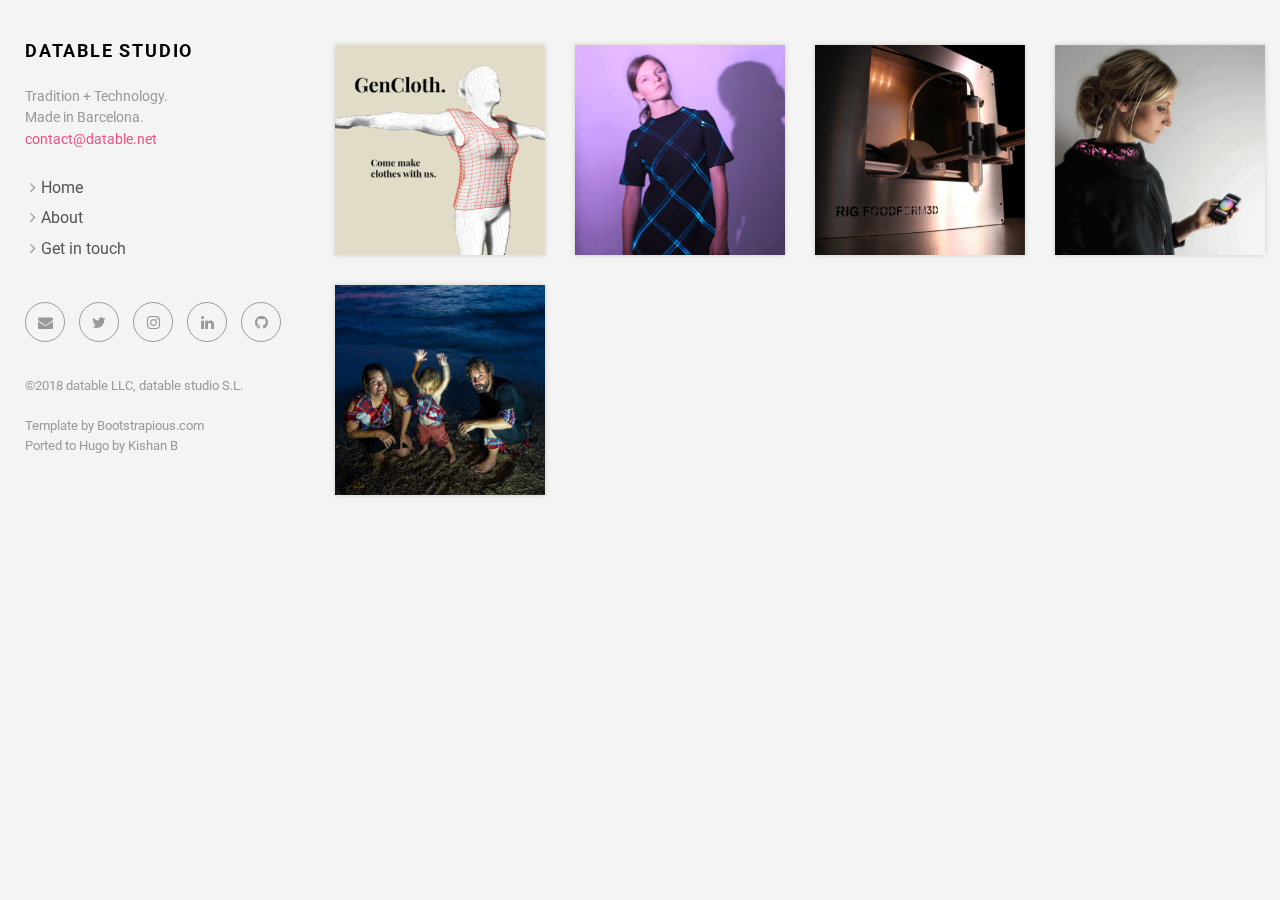
<file: index.html>
<!DOCTYPE html>
<html lang="en-us">
<head>
	<meta name="generator" content="Hugo 0.49" /><meta charset="utf-8">
<meta http-equiv="X-UA-Compatible" content="IE=edge">
<title>datable studio</title>
<meta name="description" content="Describe your website">
<meta name="viewport" content="width=device-width, initial-scale=1">
<meta name="robots" content="all,follow">
<meta name="googlebot" content="index,follow,snippet,archive">
<link rel="stylesheet" href="https://datablestudio.github.io/css/bootstrap.min.css">
<link rel="stylesheet" href="//fonts.googleapis.com/css?family=Roboto:400,300,700,400italic">
<link rel="stylesheet" href="https://datablestudio.github.io/css/font-awesome.min.css">
<link rel="stylesheet" href="https://datablestudio.github.io/css/owl.carousel.css">
<link rel="stylesheet" href="https://datablestudio.github.io/css/owl.theme.css">


  <link href="https://datablestudio.github.io/css/style.default.css" rel="stylesheet" id="theme-stylesheet">

 

  
    <!--[if lt IE 9]>
        <script src="https://oss.maxcdn.com/html5shiv/3.7.2/html5shiv.min.js"></script>
        <script src="https://oss.maxcdn.com/respond/1.4.2/respond.min.js"></script>
    <![endif]-->
  


<link href="https://datablestudio.github.io/css/custom.css" rel="stylesheet">
<link rel="shortcut icon" href="https://datablestudio.github.io/img/favicon.ico">

  <link href="https://datablestudio.github.io/index.xml" rel="alternate" type="application/rss+xml" title="datable studio" />
  <link href="https://datablestudio.github.io/index.xml" rel="feed" type="application/rss+xml" title="datable studio" />


<script type="application/javascript">
var doNotTrack = false;
if (!doNotTrack) {
	window.ga=window.ga||function(){(ga.q=ga.q||[]).push(arguments)};ga.l=+new Date;
	ga('create', 'UA-35839414-2', 'auto');
	
	ga('send', 'pageview');
}
</script>
<script async src='https://www.google-analytics.com/analytics.js'></script>

</head>
<body>
  <div id="all">
      <div class="container-fluid">
          <div class="row row-offcanvas row-offcanvas-left">
              <div id="sidebar" class="col-xs-6 col-sm-4 col-md-3 sidebar-offcanvas">
  <div class="sidebar-content">
    <h1 class="sidebar-heading"><a href="https://datablestudio.github.io/">datable studio</a></h1>
    <p class="sidebar-p">
      Tradition + Technology.
<br/>
Made in Barcelona.
<br/>
<a href="mailto:contact@datable.net">contact@datable.net</a>

      </p>
    <ul class="sidebar-menu">
      
      
      
      <li><a href="https://datablestudio.github.io/">Home</a></li>
      

      
      
      <li><a href="https://datablestudio.github.io/about/">About</a></li>
      

      
      
      <li><a href="https://datablestudio.github.io/contact/">Get in touch</a></li>
      

      
    </ul>
    <p class="social">
  
  <a href="mailto:contact@datable.net" data-animate-hover="pulse" class="email">
    <i class="fa fa-envelope"></i>
  </a>
  
  
  
  
  <a href="https://twitter.com/data_able" data-animate-hover="pulse" class="external twitter">
    <i class="fa fa-twitter"></i>
  </a>
  
  
  <a href="https://www.instagram.com/data_able/" title="" class="external instagram">
    <i class="fa fa-instagram"></i>
  </a>
  
  
  <a href="https://www.linkedin.com/company/datable-llc/" data-animate-hover="pulse" class="external">
    <i class="fa fa-linkedin"></i>
  </a>
  
  
  
  <a href="https://github.com/datablestudio" data-animate-hover="pulse" class="external">
    <i class="fa fa-github"></i>
  </a>
  
  
</p>

    <div class="copyright">
      <p class="credit">
        
          &copy;2018 datable LLC, datable studio S.L.
        
        <br/>
        <br/>
        Template by <a href="https://bootstrapious.com/free-templates" class="external">Bootstrapious.com</a>

<br/>
Ported to Hugo by <a href="https://github.com/kishaningithub">Kishan B</a>

      </p>
    </div>
  </div>
</div>

              
  <div class="col-xs-12 col-sm-8 col-md-9 content-column">
    <div class="small-navbar visible-xs">
  <button type="button" data-toggle="offcanvas" class="btn btn-ghost pull-left"> <i class="fa fa-align-left"> </i></button>
  <h1 class="small-navbar-heading"><a href="https://datablestudio.github.io/">datable studio</a></h1>
</div>

    <div class="grid">
        <div class="row">
        
            
                <div class="col-xs-12 col-sm-6 col-md-4 col-lg-3 masonry-item">
                    <div class="box-masonry">
                        
                            
                            <a href="https://datablestudio.github.io/portfolio/gencloth/" title="" class="box-masonry-image with-hover-overlay">
                            
                                <img src="https://datablestudio.github.io/img/portfolio/site_dt.png" alt="" class="img-responsive">
                            </a>
                        
                        
                        <div class="box-masonry-hover-text-header">
                        
                            <h4><a href="https://datablestudio.github.io/portfolio/gencloth/">Gencloth</a></h4>
                            <div class="box-masonry-description">
                                <p>
                                    
                                    GenCloth is a 3D toolkit and data set archive for generative garment design. The ambition of the project is to empower local fashion designers with 3D software toolkits for rapid client customization in order to grow local talent, local economies, and local demand for bespoke clothing. This project began as an idea in 2013 after 3d scanning the bodies of 150 people in Barcelona and discovering the wonderful and rich diversity in each of those bodies.
                                    
                                </p>
                            </div>
                        </div>
                    </div>
                </div>
            
                <div class="col-xs-12 col-sm-6 col-md-4 col-lg-3 masonry-item">
                    <div class="box-masonry">
                        
                            
                            <a href="https://datablestudio.github.io/portfolio/programmable-plaid/" title="" class="box-masonry-image with-hover-overlay">
                            
                                <img src="https://datablestudio.github.io/img/portfolio/site_programmable-plaid.png" alt="" class="img-responsive">
                            </a>
                        
                        
                        <div class="box-masonry-hover-text-header">
                        
                            <h4><a href="https://datablestudio.github.io/portfolio/programmable-plaid/">Programmable Plaid – The Search For Seamless Integration In Fashion And Technology</a></h4>
                            <div class="box-masonry-description">
                                <p>
                                    
                                    The work presented celebrates traditional tartan patterns and their design parameters, as well as the numerous technological achievements in woven textiles. Programmable Plaid is a woven textile (as applied in the garment presented) with the capability to illuminate threads in both warp and weft directions. The project investigates the creation of garments for day-to-day use, which is a use-case probably never considered when developing off-the-shelf electronic components. In developing a new tartan pattern and fabrication technique, we respond to the lack of purpose-made electronic components by choosing to evolve tradition into technology.
                                    
                                </p>
                            </div>
                        </div>
                    </div>
                </div>
            
                <div class="col-xs-12 col-sm-6 col-md-4 col-lg-3 masonry-item">
                    <div class="box-masonry">
                        
                            
                            <a href="https://datablestudio.github.io/portfolio/robots-in-gastronomy/" title="" class="box-masonry-image with-hover-overlay">
                            
                                <img src="https://datablestudio.github.io/img/portfolio/site_rig.png" alt="" class="img-responsive">
                            </a>
                        
                        
                        <div class="box-masonry-hover-text-header">
                        
                            <h4><a href="https://datablestudio.github.io/portfolio/robots-in-gastronomy/">Robots in Gastronomy</a></h4>
                            <div class="box-masonry-description">
                                <p>
                                    
                                    More info coming soon.
                                    
                                </p>
                            </div>
                        </div>
                    </div>
                </div>
            
                <div class="col-xs-12 col-sm-6 col-md-4 col-lg-3 masonry-item">
                    <div class="box-masonry">
                        
                            
                            <a href="https://datablestudio.github.io/portfolio/lume/" title="" class="box-masonry-image with-hover-overlay">
                            
                                <img src="https://datablestudio.github.io/img/portfolio/site_lume.png" alt="" class="img-responsive">
                            </a>
                        
                        
                        <div class="box-masonry-hover-text-header">
                        
                            <h4><a href="https://datablestudio.github.io/portfolio/lume/">Lüme</a></h4>
                            <div class="box-masonry-description">
                                <p>
                                    
                                    Lüme is an electronically infused clothing collection which integrates dynamic, user customizable elements driven wirelessly from a common mobile phone. The design and engineering of the collection is focused on the integration of electronics in such a way that they could be easily removed or embedded when desired, thus creating pieces that are easy to wash and care for. The initial objective for the collection was to create a series of garments that could adapt to the users daily life, changing in color depending on the event, location, mood, or even just to match another garment or accessory.
                                    
                                </p>
                            </div>
                        </div>
                    </div>
                </div>
            
                <div class="col-xs-12 col-sm-6 col-md-4 col-lg-3 masonry-item">
                    <div class="box-masonry">
                        
                            
                            <a href="https://datablestudio.github.io/portfolio/tribenet/" title="" class="box-masonry-image with-hover-overlay">
                            
                                <img src="https://datablestudio.github.io/img/portfolio/site_tribenet.png" alt="" class="img-responsive">
                            </a>
                        
                        
                        <div class="box-masonry-hover-text-header">
                        
                            <h4><a href="https://datablestudio.github.io/portfolio/tribenet/">Tribenet</a></h4>
                            <div class="box-masonry-description">
                                <p>
                                    
                                    More info coming soon.
                                    
                                </p>
                            </div>
                        </div>
                    </div>
                </div>
            
        
        </div>
    </div>
</div>


          </div>
      </div>
  </div>
  <script src="https://datablestudio.github.io/js/jquery.min.js"></script>
<script src="https://datablestudio.github.io/js/bootstrap.min.js"></script>
<script src="https://datablestudio.github.io/js/jquery.cookie.js"> </script>
<script src="https://datablestudio.github.io/js/ekko-lightbox.js"></script>
<script src="https://datablestudio.github.io/js/jquery.scrollTo.min.js"></script>
<script src="https://datablestudio.github.io/js/masonry.pkgd.min.js"></script>
<script src="https://datablestudio.github.io/js/imagesloaded.pkgd.min.js"></script>
<script src="https://datablestudio.github.io/js/owl.carousel.min.js"></script>
<script src="https://datablestudio.github.io/js/front.js"></script>

</body>
</html>
</file>
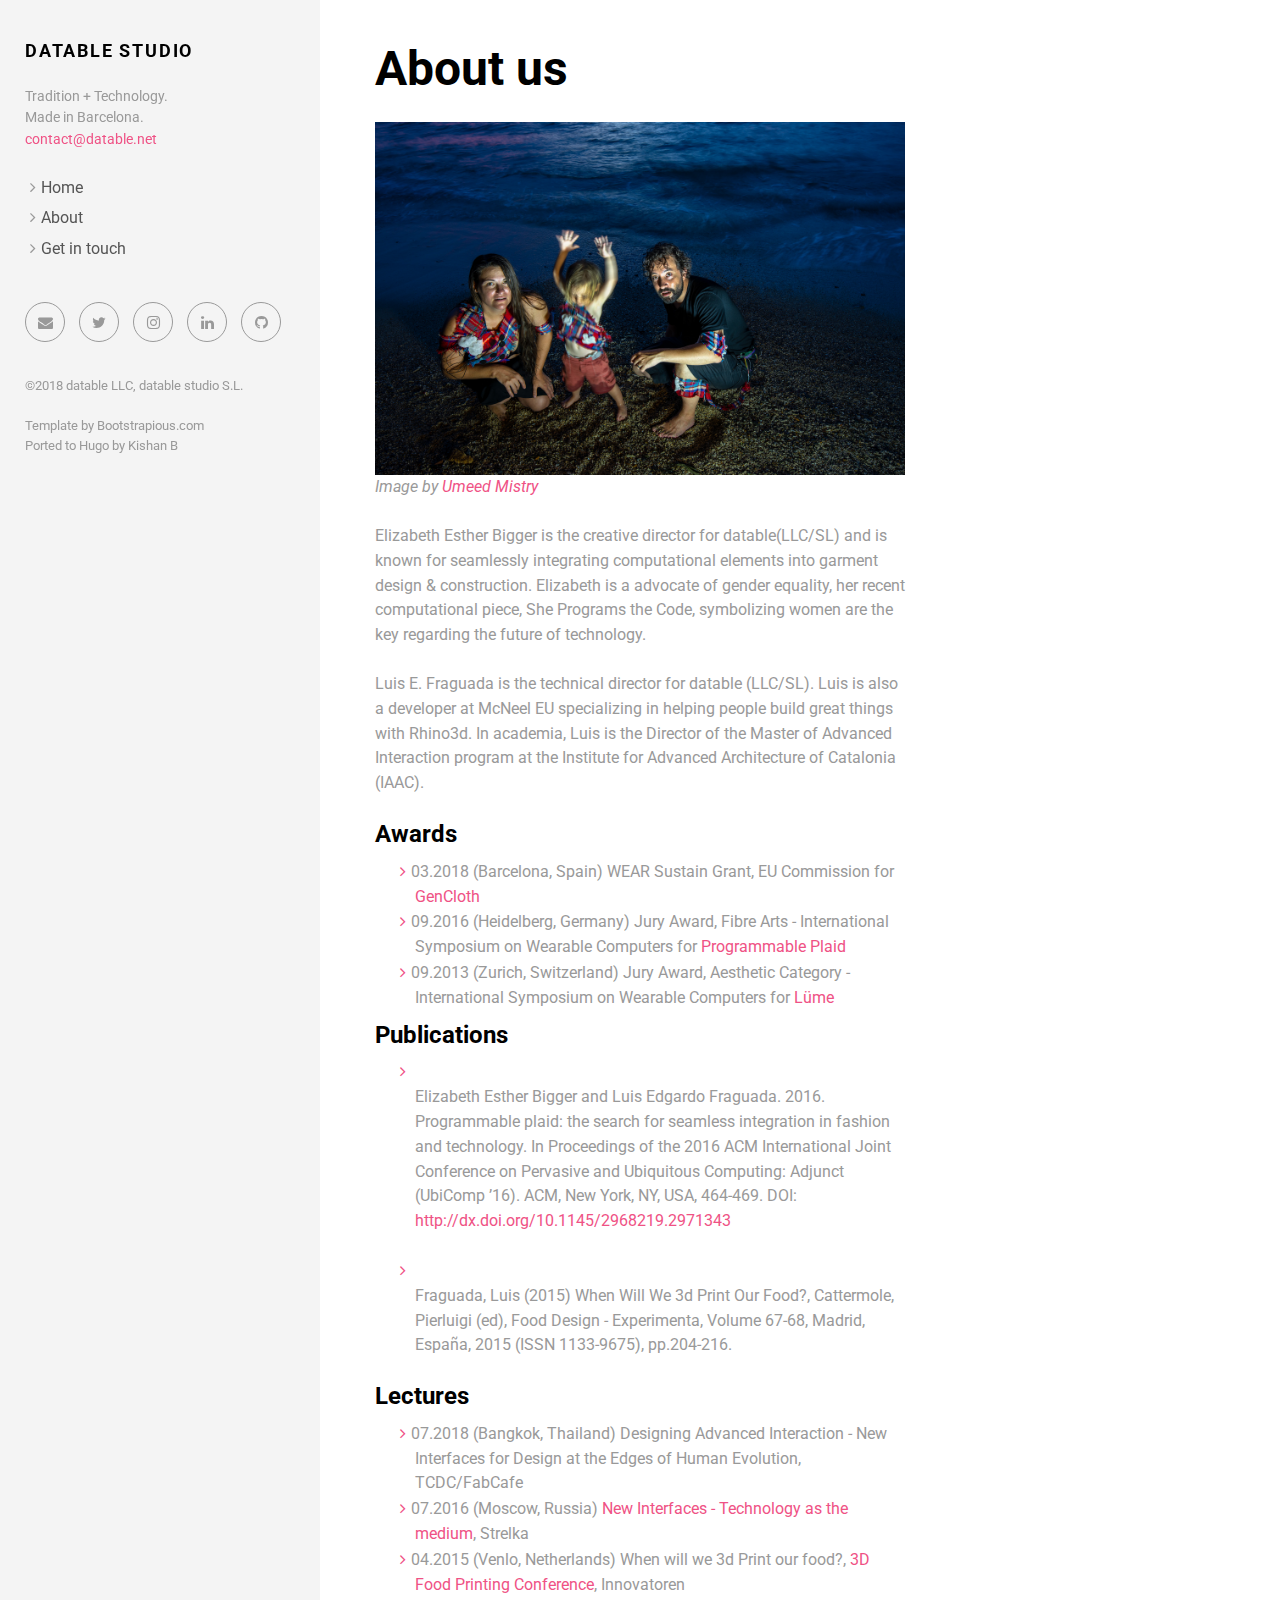
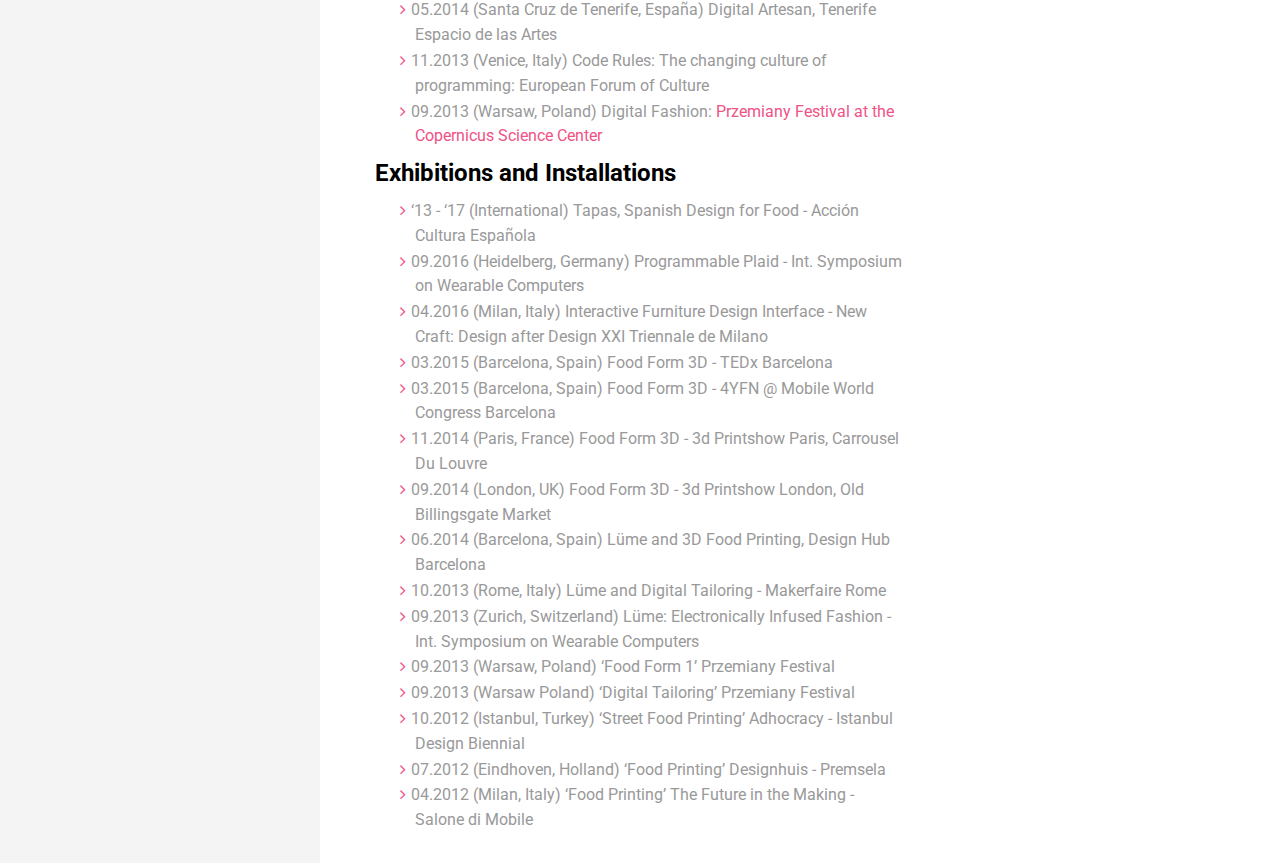
<file: about/index.html>
<!DOCTYPE html>
<html lang="en-us">
<head><meta charset="utf-8">
<meta http-equiv="X-UA-Compatible" content="IE=edge">
<title>About us</title>
<meta name="description" content="Describe your website">
<meta name="viewport" content="width=device-width, initial-scale=1">
<meta name="robots" content="all,follow">
<meta name="googlebot" content="index,follow,snippet,archive">
<link rel="stylesheet" href="https://datablestudio.github.io/css/bootstrap.min.css">
<link rel="stylesheet" href="//fonts.googleapis.com/css?family=Roboto:400,300,700,400italic">
<link rel="stylesheet" href="https://datablestudio.github.io/css/font-awesome.min.css">
<link rel="stylesheet" href="https://datablestudio.github.io/css/owl.carousel.css">
<link rel="stylesheet" href="https://datablestudio.github.io/css/owl.theme.css">


  <link href="https://datablestudio.github.io/css/style.default.css" rel="stylesheet" id="theme-stylesheet">

 

  
    <!--[if lt IE 9]>
        <script src="https://oss.maxcdn.com/html5shiv/3.7.2/html5shiv.min.js"></script>
        <script src="https://oss.maxcdn.com/respond/1.4.2/respond.min.js"></script>
    <![endif]-->
  


<link href="https://datablestudio.github.io/css/custom.css" rel="stylesheet">
<link rel="shortcut icon" href="https://datablestudio.github.io/img/favicon.ico">

  <link href="https://datablestudio.github.io/about/index.xml" rel="alternate" type="application/rss+xml" title="datable studio" />
  <link href="https://datablestudio.github.io/about/index.xml" rel="feed" type="application/rss+xml" title="datable studio" />


<script type="application/javascript">
var doNotTrack = false;
if (!doNotTrack) {
	window.ga=window.ga||function(){(ga.q=ga.q||[]).push(arguments)};ga.l=+new Date;
	ga('create', 'UA-35839414-2', 'auto');
	
	ga('send', 'pageview');
}
</script>
<script async src='https://www.google-analytics.com/analytics.js'></script>

</head>
<body>
  <div id="all">
      <div class="container-fluid">
          <div class="row row-offcanvas row-offcanvas-left">
              <div id="sidebar" class="col-xs-6 col-sm-4 col-md-3 sidebar-offcanvas">
  <div class="sidebar-content">
    <h1 class="sidebar-heading"><a href="https://datablestudio.github.io/">datable studio</a></h1>
    <p class="sidebar-p">
      Tradition + Technology.
<br/>
Made in Barcelona.
<br/>
<a href="mailto:contact@datable.net">contact@datable.net</a>

      </p>
    <ul class="sidebar-menu">
      
      
      
      <li><a href="https://datablestudio.github.io/">Home</a></li>
      

      
      
      <li><a href="https://datablestudio.github.io/about/">About</a></li>
      

      
      
      <li><a href="https://datablestudio.github.io/contact/">Get in touch</a></li>
      

      
    </ul>
    <p class="social">
  
  <a href="mailto:contact@datable.net" data-animate-hover="pulse" class="email">
    <i class="fa fa-envelope"></i>
  </a>
  
  
  
  
  <a href="https://twitter.com/data_able" data-animate-hover="pulse" class="external twitter">
    <i class="fa fa-twitter"></i>
  </a>
  
  
  <a href="https://www.instagram.com/data_able/" title="" class="external instagram">
    <i class="fa fa-instagram"></i>
  </a>
  
  
  <a href="https://www.linkedin.com/company/datable-llc/" data-animate-hover="pulse" class="external">
    <i class="fa fa-linkedin"></i>
  </a>
  
  
  
  <a href="https://github.com/datablestudio" data-animate-hover="pulse" class="external">
    <i class="fa fa-github"></i>
  </a>
  
  
</p>

    <div class="copyright">
      <p class="credit">
        
          &copy;2018 datable LLC, datable studio S.L.
        
        <br/>
        <br/>
        Template by <a href="https://bootstrapious.com/free-templates" class="external">Bootstrapious.com</a>

<br/>
Ported to Hugo by <a href="https://github.com/kishaningithub">Kishan B</a>

      </p>
    </div>
  </div>
</div>

              
<div class="col-xs-12 col-sm-8 col-md-9 content-column white-background">
  <div class="small-navbar visible-xs">
  <button type="button" data-toggle="offcanvas" class="btn btn-ghost pull-left"> <i class="fa fa-align-left"> </i></button>
  <h1 class="small-navbar-heading"><a href="https://datablestudio.github.io/">datable studio</a></h1>
</div>

  <div class="row">
    <div class="col-lg-8">
      <div class="content-column-content">
         <h1>About us</h1>
         

<p><img src="/img/site_about.jpg" alt="This is datable" />
<em>Image by <a href="https://umeedmistry.wordpress.com/">Umeed Mistry</a></em></p>

<p>Elizabeth Esther Bigger is the creative director for datable(LLC/SL) and is known for seamlessly integrating computational elements into garment design &amp; construction. Elizabeth is a advocate of gender equality, her recent computational piece, She Programs the Code, symbolizing women are the key regarding the future of technology.</p>

<p>Luis E. Fraguada is the technical director for datable (LLC/SL). Luis is also a developer at McNeel EU specializing in helping people build great things with Rhino3d. In academia, Luis is the Director of the Master of Advanced Interaction program at the Institute for Advanced Architecture of Catalonia (IAAC).</p>

<h4 id="awards">Awards</h4>

<ul>
<li>03.2018 (Barcelona, Spain) WEAR Sustain Grant, EU Commission for <a href="https://datablestudio.github.io/portfolio/gencloth/">GenCloth</a></li>
<li>09.2016 (Heidelberg, Germany) Jury Award, Fibre Arts - International Symposium on Wearable Computers for <a href="{&lt; ref &quot;/portfolio/programmable-plaid.md&quot; &gt;}}">Programmable Plaid</a></li>
<li>09.2013 (Zurich, Switzerland) Jury Award, Aesthetic Category - International Symposium on Wearable Computers for <a href="https://datablestudio.github.io/portfolio/lume/">Lüme</a></li>
</ul>

<h4 id="publications">Publications</h4>

<ul>
<li><p>Elizabeth Esther Bigger and Luis Edgardo Fraguada. 2016. Programmable plaid: the search for seamless integration in fashion and technology. In Proceedings of the 2016 ACM International Joint Conference on Pervasive and Ubiquitous Computing: Adjunct (UbiComp ’16). ACM, New York, NY, USA, 464-469. DOI: <a href="http://dx.doi.org/10.1145/2968219.2971343">http://dx.doi.org/10.1145/2968219.2971343</a></p></li>

<li><p>Fraguada, Luis (2015) When Will We 3d Print Our Food?, Cattermole, Pierluigi (ed), Food Design - Experimenta, Volume 67-68, Madrid, España, 2015 (ISSN 1133-9675), pp.204-216.</p></li>
</ul>

<h4 id="lectures">Lectures</h4>

<ul>
<li>07.2018 (Bangkok, Thailand) Designing Advanced Interaction - New Interfaces for Design at the Edges of Human Evolution, TCDC/FabCafe</li>
<li>07.2016 (Moscow, Russia) <a href="http://strelka.com/en/events/event/2016/07/08/new-interfaces-technology-as-the-medium-by-which-we-engage-design">New Interfaces - Technology as the medium</a>, Strelka</li>
<li>04.2015 (Venlo, Netherlands) When will we 3d Print our food?, <a href="https://3dfoodprintingconference.com/previous-edition/">3D Food Printing Conference</a>, Innovatoren</li>
<li>05.2014 (Santa Cruz de Tenerife, España) Digital Artesan, Tenerife Espacio de las Artes</li>
<li>11.2013 (Venice, Italy) Code Rules: The changing culture of programming: European Forum of Culture</li>
<li>09.2013 (Warsaw, Poland) Digital Fashion: <a href="http://www.przemianyfestiwal.pl/">Przemiany Festival at the Copernicus Science Center</a></li>
</ul>

<h4 id="exhibitions-and-installations">Exhibitions and Installations</h4>

<ul>
<li>‘13 - ‘17 (International) Tapas, Spanish Design for Food - Acción Cultura Española</li>
<li>09.2016 (Heidelberg, Germany) Programmable Plaid - Int. Symposium on Wearable Computers</li>
<li>04.2016 (Milan, Italy) Interactive Furniture Design Interface - New Craft: Design after Design XXI Triennale de Milano</li>
<li>03.2015 (Barcelona, Spain) Food Form 3D - TEDx Barcelona</li>
<li>03.2015 (Barcelona, Spain) Food Form 3D - 4YFN @ Mobile World Congress Barcelona</li>
<li>11.2014 (Paris, France) Food Form 3D - 3d Printshow Paris, Carrousel Du Louvre</li>
<li>09.2014 (London, UK) Food Form 3D - 3d Printshow London, Old Billingsgate Market</li>
<li>06.2014 (Barcelona, Spain) Lüme and 3D Food Printing, Design Hub Barcelona</li>
<li>10.2013 (Rome, Italy) Lüme and Digital Tailoring - Makerfaire Rome</li>
<li>09.2013 (Zurich, Switzerland) Lüme: Electronically Infused Fashion - Int. Symposium on Wearable Computers</li>
<li>09.2013 (Warsaw, Poland) ‘Food Form 1’ Przemiany Festival</li>
<li>09.2013 (Warsaw Poland) ‘Digital Tailoring’ Przemiany Festival</li>
<li>10.2012 (Istanbul, Turkey) ‘Street Food Printing’ Adhocracy - Istanbul Design Biennial</li>
<li>07.2012 (Eindhoven, Holland) ‘Food Printing’ Designhuis - Premsela</li>
<li>04.2012 (Milan, Italy) ‘Food Printing’  The Future in the Making - Salone di Mobile</li>
</ul>

      </div>
    </div>
  </div>
</div>

          </div>
      </div>
  </div>
  <script src="https://datablestudio.github.io/js/jquery.min.js"></script>
<script src="https://datablestudio.github.io/js/bootstrap.min.js"></script>
<script src="https://datablestudio.github.io/js/jquery.cookie.js"> </script>
<script src="https://datablestudio.github.io/js/ekko-lightbox.js"></script>
<script src="https://datablestudio.github.io/js/jquery.scrollTo.min.js"></script>
<script src="https://datablestudio.github.io/js/masonry.pkgd.min.js"></script>
<script src="https://datablestudio.github.io/js/imagesloaded.pkgd.min.js"></script>
<script src="https://datablestudio.github.io/js/owl.carousel.min.js"></script>
<script src="https://datablestudio.github.io/js/front.js"></script>

</body>
</html>
</file>
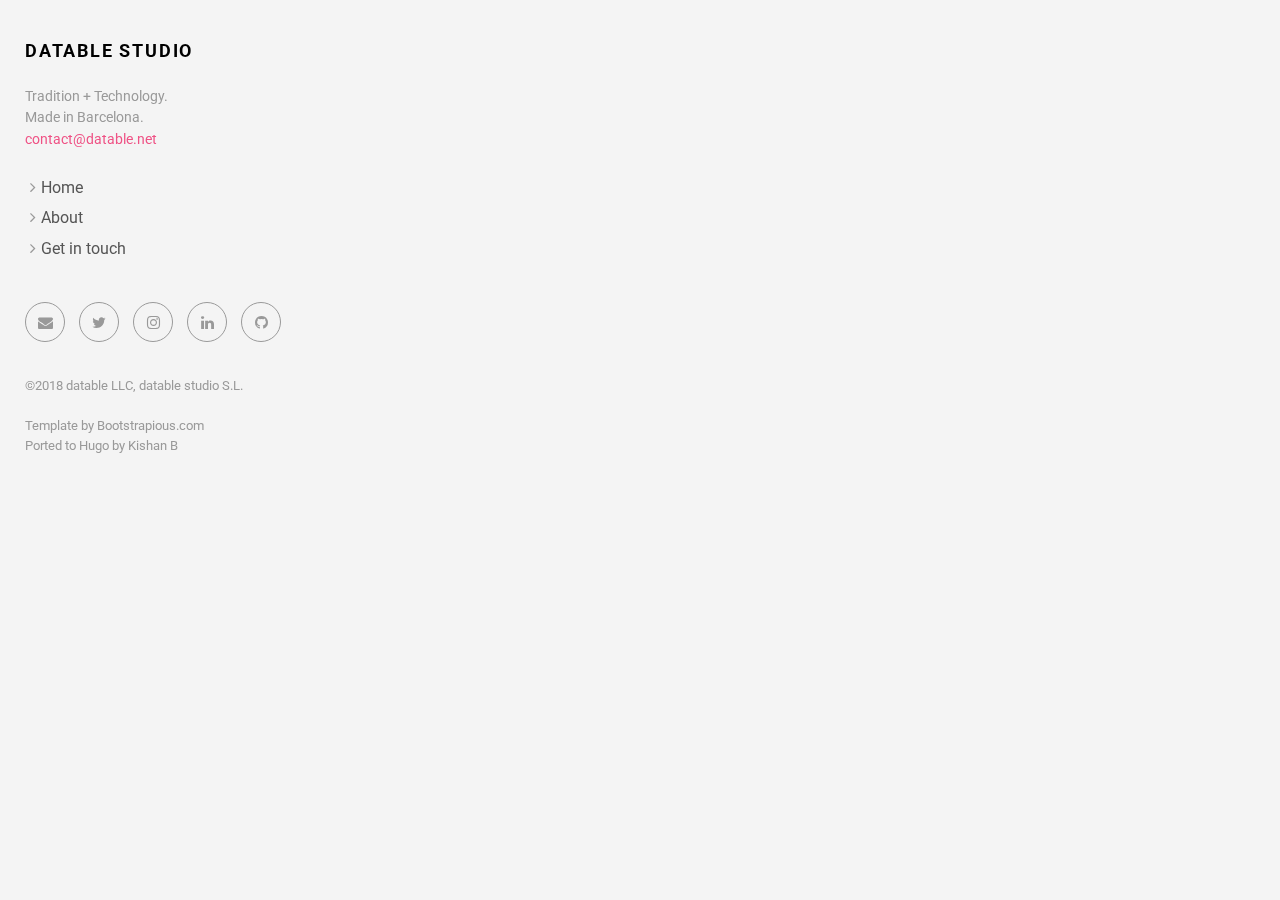
<file: categories/index.html>
<!DOCTYPE html>
<html lang="en-us">
<head><meta charset="utf-8">
<meta http-equiv="X-UA-Compatible" content="IE=edge">
<title>Categories</title>
<meta name="description" content="Describe your website">
<meta name="viewport" content="width=device-width, initial-scale=1">
<meta name="robots" content="all,follow">
<meta name="googlebot" content="index,follow,snippet,archive">
<link rel="stylesheet" href="https://datablestudio.github.io/css/bootstrap.min.css">
<link rel="stylesheet" href="//fonts.googleapis.com/css?family=Roboto:400,300,700,400italic">
<link rel="stylesheet" href="https://datablestudio.github.io/css/font-awesome.min.css">
<link rel="stylesheet" href="https://datablestudio.github.io/css/owl.carousel.css">
<link rel="stylesheet" href="https://datablestudio.github.io/css/owl.theme.css">


  <link href="https://datablestudio.github.io/css/style.default.css" rel="stylesheet" id="theme-stylesheet">

 

  
    <!--[if lt IE 9]>
        <script src="https://oss.maxcdn.com/html5shiv/3.7.2/html5shiv.min.js"></script>
        <script src="https://oss.maxcdn.com/respond/1.4.2/respond.min.js"></script>
    <![endif]-->
  


<link href="https://datablestudio.github.io/css/custom.css" rel="stylesheet">
<link rel="shortcut icon" href="https://datablestudio.github.io/img/favicon.ico">

  <link href="https://datablestudio.github.io/categories/index.xml" rel="alternate" type="application/rss+xml" title="datable studio" />
  <link href="https://datablestudio.github.io/categories/index.xml" rel="feed" type="application/rss+xml" title="datable studio" />


<script type="application/javascript">
var doNotTrack = false;
if (!doNotTrack) {
	window.ga=window.ga||function(){(ga.q=ga.q||[]).push(arguments)};ga.l=+new Date;
	ga('create', 'UA-35839414-2', 'auto');
	
	ga('send', 'pageview');
}
</script>
<script async src='https://www.google-analytics.com/analytics.js'></script>

</head>
<body>
  <div id="all">
      <div class="container-fluid">
          <div class="row row-offcanvas row-offcanvas-left">
              <div id="sidebar" class="col-xs-6 col-sm-4 col-md-3 sidebar-offcanvas">
  <div class="sidebar-content">
    <h1 class="sidebar-heading"><a href="https://datablestudio.github.io/">datable studio</a></h1>
    <p class="sidebar-p">
      Tradition + Technology.
<br/>
Made in Barcelona.
<br/>
<a href="mailto:contact@datable.net">contact@datable.net</a>

      </p>
    <ul class="sidebar-menu">
      
      
      
      <li><a href="https://datablestudio.github.io/">Home</a></li>
      

      
      
      <li><a href="https://datablestudio.github.io/about/">About</a></li>
      

      
      
      <li><a href="https://datablestudio.github.io/contact/">Get in touch</a></li>
      

      
    </ul>
    <p class="social">
  
  <a href="mailto:contact@datable.net" data-animate-hover="pulse" class="email">
    <i class="fa fa-envelope"></i>
  </a>
  
  
  
  
  <a href="https://twitter.com/data_able" data-animate-hover="pulse" class="external twitter">
    <i class="fa fa-twitter"></i>
  </a>
  
  
  <a href="https://www.instagram.com/data_able/" title="" class="external instagram">
    <i class="fa fa-instagram"></i>
  </a>
  
  
  <a href="https://www.linkedin.com/company/datable-llc/" data-animate-hover="pulse" class="external">
    <i class="fa fa-linkedin"></i>
  </a>
  
  
  
  <a href="https://github.com/datablestudio" data-animate-hover="pulse" class="external">
    <i class="fa fa-github"></i>
  </a>
  
  
</p>

    <div class="copyright">
      <p class="credit">
        
          &copy;2018 datable LLC, datable studio S.L.
        
        <br/>
        <br/>
        Template by <a href="https://bootstrapious.com/free-templates" class="external">Bootstrapious.com</a>

<br/>
Ported to Hugo by <a href="https://github.com/kishaningithub">Kishan B</a>

      </p>
    </div>
  </div>
</div>

              
  <div class="col-xs-12 col-sm-8 col-md-9 content-column">
    <div class="small-navbar visible-xs">
  <button type="button" data-toggle="offcanvas" class="btn btn-ghost pull-left"> <i class="fa fa-align-left"> </i></button>
  <h1 class="small-navbar-heading"><a href="https://datablestudio.github.io/">datable studio</a></h1>
</div>

    <div class="grid">
        <div class="row">
        
            
        
        </div>
    </div>
</div>


          </div>
      </div>
  </div>
  <script src="https://datablestudio.github.io/js/jquery.min.js"></script>
<script src="https://datablestudio.github.io/js/bootstrap.min.js"></script>
<script src="https://datablestudio.github.io/js/jquery.cookie.js"> </script>
<script src="https://datablestudio.github.io/js/ekko-lightbox.js"></script>
<script src="https://datablestudio.github.io/js/jquery.scrollTo.min.js"></script>
<script src="https://datablestudio.github.io/js/masonry.pkgd.min.js"></script>
<script src="https://datablestudio.github.io/js/imagesloaded.pkgd.min.js"></script>
<script src="https://datablestudio.github.io/js/owl.carousel.min.js"></script>
<script src="https://datablestudio.github.io/js/front.js"></script>

</body>
</html>
</file>
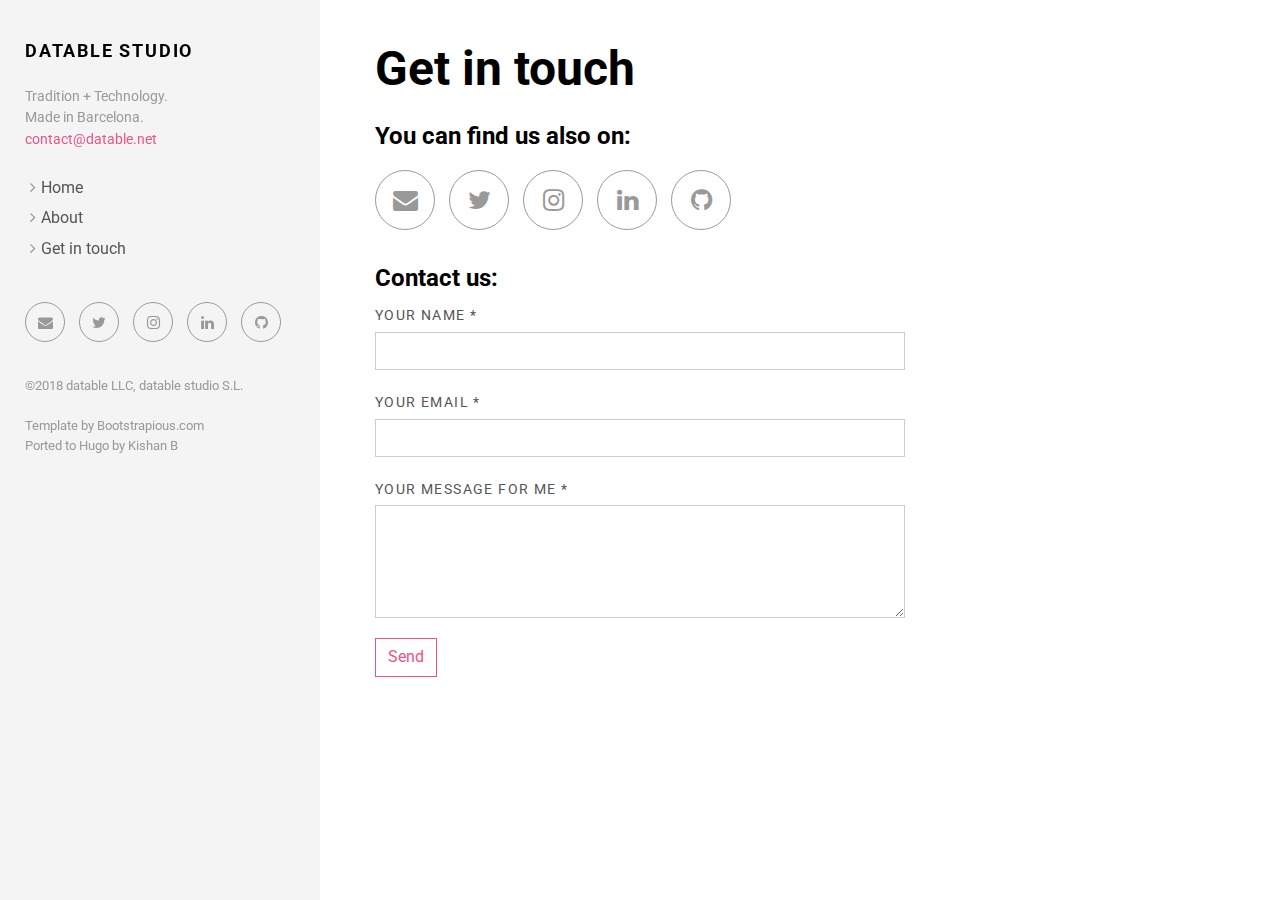
<file: contact/index.html>
<!DOCTYPE html>
<html lang="en-us">
<head><meta charset="utf-8">
<meta http-equiv="X-UA-Compatible" content="IE=edge">
<title>Get in touch</title>
<meta name="description" content="Describe your website">
<meta name="viewport" content="width=device-width, initial-scale=1">
<meta name="robots" content="all,follow">
<meta name="googlebot" content="index,follow,snippet,archive">
<link rel="stylesheet" href="https://datablestudio.github.io/css/bootstrap.min.css">
<link rel="stylesheet" href="//fonts.googleapis.com/css?family=Roboto:400,300,700,400italic">
<link rel="stylesheet" href="https://datablestudio.github.io/css/font-awesome.min.css">
<link rel="stylesheet" href="https://datablestudio.github.io/css/owl.carousel.css">
<link rel="stylesheet" href="https://datablestudio.github.io/css/owl.theme.css">


  <link href="https://datablestudio.github.io/css/style.default.css" rel="stylesheet" id="theme-stylesheet">

 

  
    <!--[if lt IE 9]>
        <script src="https://oss.maxcdn.com/html5shiv/3.7.2/html5shiv.min.js"></script>
        <script src="https://oss.maxcdn.com/respond/1.4.2/respond.min.js"></script>
    <![endif]-->
  


<link href="https://datablestudio.github.io/css/custom.css" rel="stylesheet">
<link rel="shortcut icon" href="https://datablestudio.github.io/img/favicon.ico">

  <link href="https://datablestudio.github.io/contact/index.xml" rel="alternate" type="application/rss+xml" title="datable studio" />
  <link href="https://datablestudio.github.io/contact/index.xml" rel="feed" type="application/rss+xml" title="datable studio" />


<script type="application/javascript">
var doNotTrack = false;
if (!doNotTrack) {
	window.ga=window.ga||function(){(ga.q=ga.q||[]).push(arguments)};ga.l=+new Date;
	ga('create', 'UA-35839414-2', 'auto');
	
	ga('send', 'pageview');
}
</script>
<script async src='https://www.google-analytics.com/analytics.js'></script>

</head>
<body>
  <div id="all">
      <div class="container-fluid">
          <div class="row row-offcanvas row-offcanvas-left">
              <div id="sidebar" class="col-xs-6 col-sm-4 col-md-3 sidebar-offcanvas">
  <div class="sidebar-content">
    <h1 class="sidebar-heading"><a href="https://datablestudio.github.io/">datable studio</a></h1>
    <p class="sidebar-p">
      Tradition + Technology.
<br/>
Made in Barcelona.
<br/>
<a href="mailto:contact@datable.net">contact@datable.net</a>

      </p>
    <ul class="sidebar-menu">
      
      
      
      <li><a href="https://datablestudio.github.io/">Home</a></li>
      

      
      
      <li><a href="https://datablestudio.github.io/about/">About</a></li>
      

      
      
      <li><a href="https://datablestudio.github.io/contact/">Get in touch</a></li>
      

      
    </ul>
    <p class="social">
  
  <a href="mailto:contact@datable.net" data-animate-hover="pulse" class="email">
    <i class="fa fa-envelope"></i>
  </a>
  
  
  
  
  <a href="https://twitter.com/data_able" data-animate-hover="pulse" class="external twitter">
    <i class="fa fa-twitter"></i>
  </a>
  
  
  <a href="https://www.instagram.com/data_able/" title="" class="external instagram">
    <i class="fa fa-instagram"></i>
  </a>
  
  
  <a href="https://www.linkedin.com/company/datable-llc/" data-animate-hover="pulse" class="external">
    <i class="fa fa-linkedin"></i>
  </a>
  
  
  
  <a href="https://github.com/datablestudio" data-animate-hover="pulse" class="external">
    <i class="fa fa-github"></i>
  </a>
  
  
</p>

    <div class="copyright">
      <p class="credit">
        
          &copy;2018 datable LLC, datable studio S.L.
        
        <br/>
        <br/>
        Template by <a href="https://bootstrapious.com/free-templates" class="external">Bootstrapious.com</a>

<br/>
Ported to Hugo by <a href="https://github.com/kishaningithub">Kishan B</a>

      </p>
    </div>
  </div>
</div>

              
<div class="col-xs-12 col-sm-8 col-md-9 content-column white-background">
  <div class="small-navbar visible-xs">
  <button type="button" data-toggle="offcanvas" class="btn btn-ghost pull-left"> <i class="fa fa-align-left"> </i></button>
  <h1 class="small-navbar-heading"><a href="https://datablestudio.github.io/">datable studio</a></h1>
</div>

  <div class="row">
    <div class="col-lg-8">
      <div class="content-column-content">
         <h1>Get in touch</h1>
         
         <h4>You can find us also on:</h4>
         <p class="social social--big">
  
  <a href="mailto:contact@datable.net" class="email">
    <i class="fa fa-envelope"></i>
  </a>
  
  
  
  
  <a href="https://twitter.com/data_able" class="twitter">
    <i class="fa fa-twitter"></i>
  </a>
  
  
  <a href="https://www.instagram.com/data_able/" title="" class="instagram">
    <i class="fa fa-instagram"></i>
  </a>
  
  
  <a href="https://www.linkedin.com/company/datable-llc/">
    <i class="fa fa-linkedin"></i>
  </a>
  
  
  
  <a href="https://github.com/datablestudio">
    <i class="fa fa-github"></i>
  </a>
  
  
</p>

         
         <h4>Contact us:</h4>
         <form id="contact-form" class="contact-form form" method="post" action="https://formspree.io/contact@datable.net">
           <div class="controls">
             <div class="form-group">
               <label for="name">Your name *</label>
               <input type="text" name="name" id="name" required="required" class="form-control">
             </div>
             <div class="form-group">
               <label for="email">Your email *</label>
               <input type="email" name="email" id="email" required="required" class="form-control">
             </div>
             <div class="form-group">
               <label for="message">Your message for me *</label>
               <textarea rows="4" name="message" id="message" required="required" class="form-control"></textarea>
             </div>
             <div>
               <input type="submit" value="Send" class="btn btn-ghost">
             </div>
           </div>
         </form>
         
      </div>
    </div>
  </div>
</div>

          </div>
      </div>
  </div>
  <script src="https://datablestudio.github.io/js/jquery.min.js"></script>
<script src="https://datablestudio.github.io/js/bootstrap.min.js"></script>
<script src="https://datablestudio.github.io/js/jquery.cookie.js"> </script>
<script src="https://datablestudio.github.io/js/ekko-lightbox.js"></script>
<script src="https://datablestudio.github.io/js/jquery.scrollTo.min.js"></script>
<script src="https://datablestudio.github.io/js/masonry.pkgd.min.js"></script>
<script src="https://datablestudio.github.io/js/imagesloaded.pkgd.min.js"></script>
<script src="https://datablestudio.github.io/js/owl.carousel.min.js"></script>
<script src="https://datablestudio.github.io/js/front.js"></script>

</body>
</html>
</file>
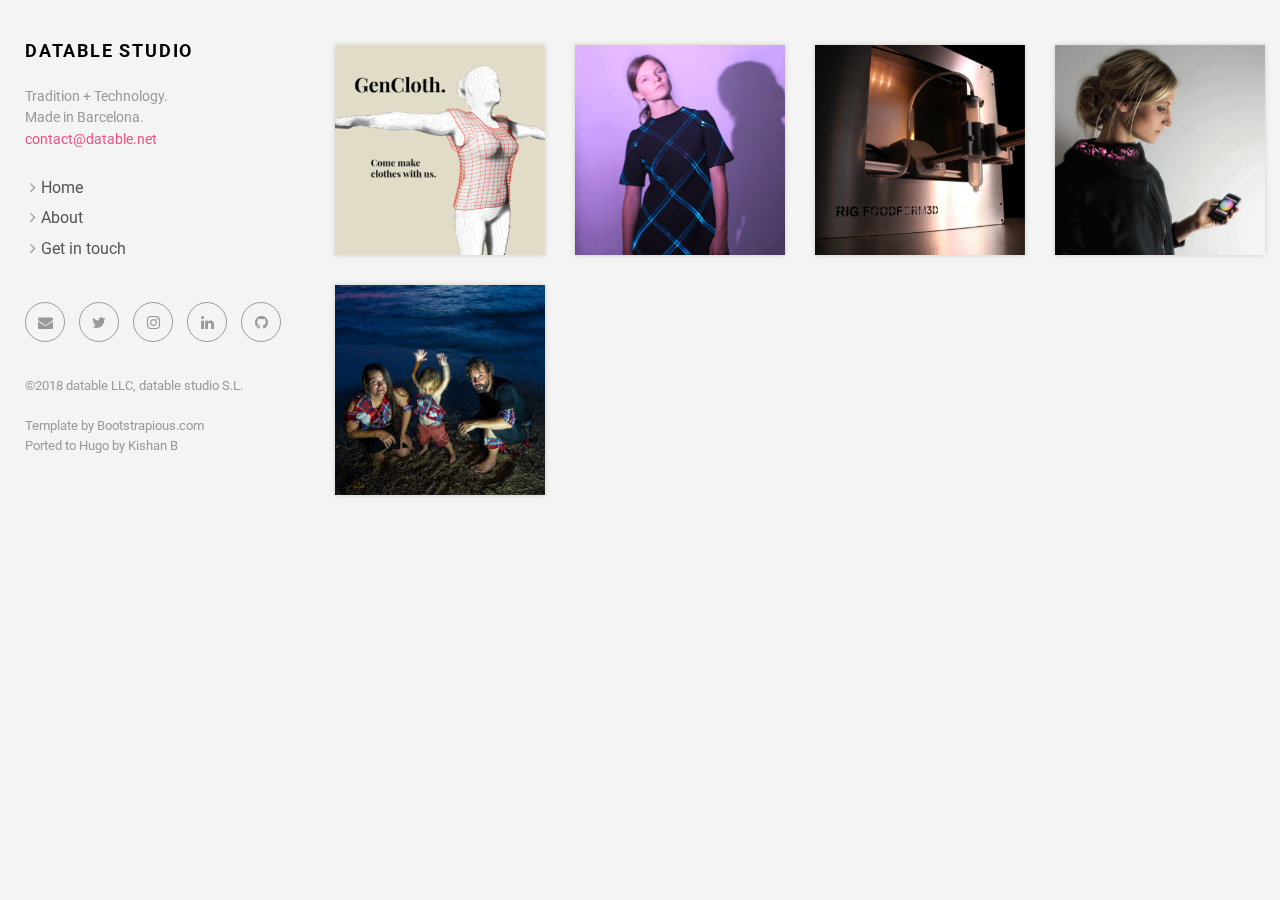
<file: portfolio/index.html>
<!DOCTYPE html>
<html lang="en-us">
<head><meta charset="utf-8">
<meta http-equiv="X-UA-Compatible" content="IE=edge">
<title>Portfolios</title>
<meta name="description" content="Describe your website">
<meta name="viewport" content="width=device-width, initial-scale=1">
<meta name="robots" content="all,follow">
<meta name="googlebot" content="index,follow,snippet,archive">
<link rel="stylesheet" href="https://datablestudio.github.io/css/bootstrap.min.css">
<link rel="stylesheet" href="//fonts.googleapis.com/css?family=Roboto:400,300,700,400italic">
<link rel="stylesheet" href="https://datablestudio.github.io/css/font-awesome.min.css">
<link rel="stylesheet" href="https://datablestudio.github.io/css/owl.carousel.css">
<link rel="stylesheet" href="https://datablestudio.github.io/css/owl.theme.css">


  <link href="https://datablestudio.github.io/css/style.default.css" rel="stylesheet" id="theme-stylesheet">

 

  
    <!--[if lt IE 9]>
        <script src="https://oss.maxcdn.com/html5shiv/3.7.2/html5shiv.min.js"></script>
        <script src="https://oss.maxcdn.com/respond/1.4.2/respond.min.js"></script>
    <![endif]-->
  


<link href="https://datablestudio.github.io/css/custom.css" rel="stylesheet">
<link rel="shortcut icon" href="https://datablestudio.github.io/img/favicon.ico">

  <link href="https://datablestudio.github.io/portfolio/index.xml" rel="alternate" type="application/rss+xml" title="datable studio" />
  <link href="https://datablestudio.github.io/portfolio/index.xml" rel="feed" type="application/rss+xml" title="datable studio" />


<script type="application/javascript">
var doNotTrack = false;
if (!doNotTrack) {
	window.ga=window.ga||function(){(ga.q=ga.q||[]).push(arguments)};ga.l=+new Date;
	ga('create', 'UA-35839414-2', 'auto');
	
	ga('send', 'pageview');
}
</script>
<script async src='https://www.google-analytics.com/analytics.js'></script>

</head>
<body>
  <div id="all">
      <div class="container-fluid">
          <div class="row row-offcanvas row-offcanvas-left">
              <div id="sidebar" class="col-xs-6 col-sm-4 col-md-3 sidebar-offcanvas">
  <div class="sidebar-content">
    <h1 class="sidebar-heading"><a href="https://datablestudio.github.io/">datable studio</a></h1>
    <p class="sidebar-p">
      Tradition + Technology.
<br/>
Made in Barcelona.
<br/>
<a href="mailto:contact@datable.net">contact@datable.net</a>

      </p>
    <ul class="sidebar-menu">
      
      
      
      <li><a href="https://datablestudio.github.io/">Home</a></li>
      

      
      
      <li><a href="https://datablestudio.github.io/about/">About</a></li>
      

      
      
      <li><a href="https://datablestudio.github.io/contact/">Get in touch</a></li>
      

      
    </ul>
    <p class="social">
  
  <a href="mailto:contact@datable.net" data-animate-hover="pulse" class="email">
    <i class="fa fa-envelope"></i>
  </a>
  
  
  
  
  <a href="https://twitter.com/data_able" data-animate-hover="pulse" class="external twitter">
    <i class="fa fa-twitter"></i>
  </a>
  
  
  <a href="https://www.instagram.com/data_able/" title="" class="external instagram">
    <i class="fa fa-instagram"></i>
  </a>
  
  
  <a href="https://www.linkedin.com/company/datable-llc/" data-animate-hover="pulse" class="external">
    <i class="fa fa-linkedin"></i>
  </a>
  
  
  
  <a href="https://github.com/datablestudio" data-animate-hover="pulse" class="external">
    <i class="fa fa-github"></i>
  </a>
  
  
</p>

    <div class="copyright">
      <p class="credit">
        
          &copy;2018 datable LLC, datable studio S.L.
        
        <br/>
        <br/>
        Template by <a href="https://bootstrapious.com/free-templates" class="external">Bootstrapious.com</a>

<br/>
Ported to Hugo by <a href="https://github.com/kishaningithub">Kishan B</a>

      </p>
    </div>
  </div>
</div>

              
  <div class="col-xs-12 col-sm-8 col-md-9 content-column">
    <div class="small-navbar visible-xs">
  <button type="button" data-toggle="offcanvas" class="btn btn-ghost pull-left"> <i class="fa fa-align-left"> </i></button>
  <h1 class="small-navbar-heading"><a href="https://datablestudio.github.io/">datable studio</a></h1>
</div>

    <div class="grid">
        <div class="row">
        
            
                <div class="col-xs-12 col-sm-6 col-md-4 col-lg-3 masonry-item">
                    <div class="box-masonry">
                        
                            
                            <a href="https://datablestudio.github.io/portfolio/gencloth/" title="" class="box-masonry-image with-hover-overlay">
                            
                                <img src="https://datablestudio.github.io/img/portfolio/site_dt.png" alt="" class="img-responsive">
                            </a>
                        
                        
                        <div class="box-masonry-hover-text-header">
                        
                            <h4><a href="https://datablestudio.github.io/portfolio/gencloth/">Gencloth</a></h4>
                            <div class="box-masonry-description">
                                <p>
                                    
                                    GenCloth is a 3D toolkit and data set archive for generative garment design. The ambition of the project is to empower local fashion designers with 3D software toolkits for rapid client customization in order to grow local talent, local economies, and local demand for bespoke clothing. This project began as an idea in 2013 after 3d scanning the bodies of 150 people in Barcelona and discovering the wonderful and rich diversity in each of those bodies.
                                    
                                </p>
                            </div>
                        </div>
                    </div>
                </div>
            
                <div class="col-xs-12 col-sm-6 col-md-4 col-lg-3 masonry-item">
                    <div class="box-masonry">
                        
                            
                            <a href="https://datablestudio.github.io/portfolio/programmable-plaid/" title="" class="box-masonry-image with-hover-overlay">
                            
                                <img src="https://datablestudio.github.io/img/portfolio/site_programmable-plaid.png" alt="" class="img-responsive">
                            </a>
                        
                        
                        <div class="box-masonry-hover-text-header">
                        
                            <h4><a href="https://datablestudio.github.io/portfolio/programmable-plaid/">Programmable Plaid – The Search For Seamless Integration In Fashion And Technology</a></h4>
                            <div class="box-masonry-description">
                                <p>
                                    
                                    The work presented celebrates traditional tartan patterns and their design parameters, as well as the numerous technological achievements in woven textiles. Programmable Plaid is a woven textile (as applied in the garment presented) with the capability to illuminate threads in both warp and weft directions. The project investigates the creation of garments for day-to-day use, which is a use-case probably never considered when developing off-the-shelf electronic components. In developing a new tartan pattern and fabrication technique, we respond to the lack of purpose-made electronic components by choosing to evolve tradition into technology.
                                    
                                </p>
                            </div>
                        </div>
                    </div>
                </div>
            
                <div class="col-xs-12 col-sm-6 col-md-4 col-lg-3 masonry-item">
                    <div class="box-masonry">
                        
                            
                            <a href="https://datablestudio.github.io/portfolio/robots-in-gastronomy/" title="" class="box-masonry-image with-hover-overlay">
                            
                                <img src="https://datablestudio.github.io/img/portfolio/site_rig.png" alt="" class="img-responsive">
                            </a>
                        
                        
                        <div class="box-masonry-hover-text-header">
                        
                            <h4><a href="https://datablestudio.github.io/portfolio/robots-in-gastronomy/">Robots in Gastronomy</a></h4>
                            <div class="box-masonry-description">
                                <p>
                                    
                                    More info coming soon.
                                    
                                </p>
                            </div>
                        </div>
                    </div>
                </div>
            
                <div class="col-xs-12 col-sm-6 col-md-4 col-lg-3 masonry-item">
                    <div class="box-masonry">
                        
                            
                            <a href="https://datablestudio.github.io/portfolio/lume/" title="" class="box-masonry-image with-hover-overlay">
                            
                                <img src="https://datablestudio.github.io/img/portfolio/site_lume.png" alt="" class="img-responsive">
                            </a>
                        
                        
                        <div class="box-masonry-hover-text-header">
                        
                            <h4><a href="https://datablestudio.github.io/portfolio/lume/">Lüme</a></h4>
                            <div class="box-masonry-description">
                                <p>
                                    
                                    Lüme is an electronically infused clothing collection which integrates dynamic, user customizable elements driven wirelessly from a common mobile phone. The design and engineering of the collection is focused on the integration of electronics in such a way that they could be easily removed or embedded when desired, thus creating pieces that are easy to wash and care for. The initial objective for the collection was to create a series of garments that could adapt to the users daily life, changing in color depending on the event, location, mood, or even just to match another garment or accessory.
                                    
                                </p>
                            </div>
                        </div>
                    </div>
                </div>
            
                <div class="col-xs-12 col-sm-6 col-md-4 col-lg-3 masonry-item">
                    <div class="box-masonry">
                        
                            
                            <a href="https://datablestudio.github.io/portfolio/tribenet/" title="" class="box-masonry-image with-hover-overlay">
                            
                                <img src="https://datablestudio.github.io/img/portfolio/site_tribenet.png" alt="" class="img-responsive">
                            </a>
                        
                        
                        <div class="box-masonry-hover-text-header">
                        
                            <h4><a href="https://datablestudio.github.io/portfolio/tribenet/">Tribenet</a></h4>
                            <div class="box-masonry-description">
                                <p>
                                    
                                    More info coming soon.
                                    
                                </p>
                            </div>
                        </div>
                    </div>
                </div>
            
        
        </div>
    </div>
</div>


          </div>
      </div>
  </div>
  <script src="https://datablestudio.github.io/js/jquery.min.js"></script>
<script src="https://datablestudio.github.io/js/bootstrap.min.js"></script>
<script src="https://datablestudio.github.io/js/jquery.cookie.js"> </script>
<script src="https://datablestudio.github.io/js/ekko-lightbox.js"></script>
<script src="https://datablestudio.github.io/js/jquery.scrollTo.min.js"></script>
<script src="https://datablestudio.github.io/js/masonry.pkgd.min.js"></script>
<script src="https://datablestudio.github.io/js/imagesloaded.pkgd.min.js"></script>
<script src="https://datablestudio.github.io/js/owl.carousel.min.js"></script>
<script src="https://datablestudio.github.io/js/front.js"></script>

</body>
</html>
</file>
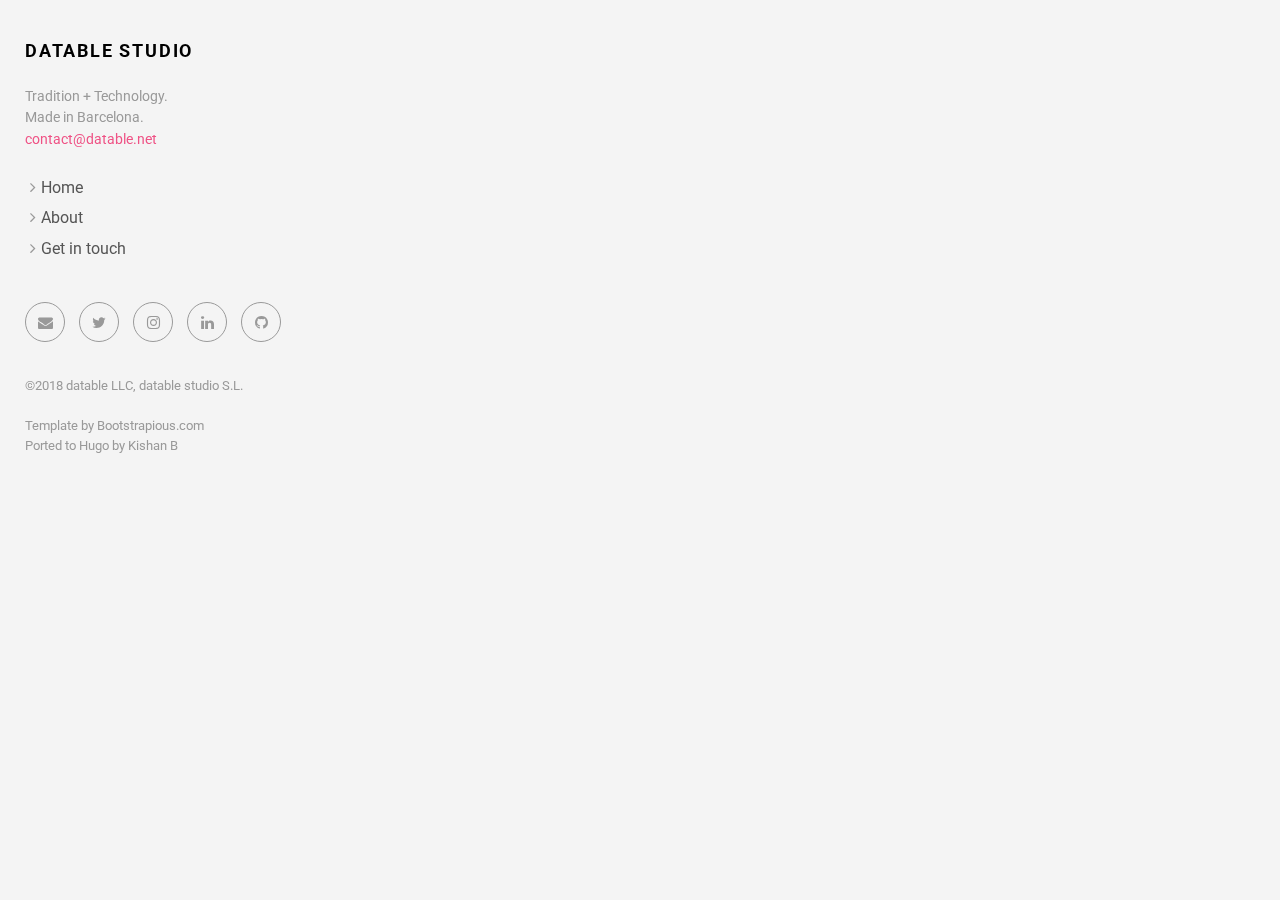
<file: tags/index.html>
<!DOCTYPE html>
<html lang="en-us">
<head><meta charset="utf-8">
<meta http-equiv="X-UA-Compatible" content="IE=edge">
<title>Tags</title>
<meta name="description" content="Describe your website">
<meta name="viewport" content="width=device-width, initial-scale=1">
<meta name="robots" content="all,follow">
<meta name="googlebot" content="index,follow,snippet,archive">
<link rel="stylesheet" href="https://datablestudio.github.io/css/bootstrap.min.css">
<link rel="stylesheet" href="//fonts.googleapis.com/css?family=Roboto:400,300,700,400italic">
<link rel="stylesheet" href="https://datablestudio.github.io/css/font-awesome.min.css">
<link rel="stylesheet" href="https://datablestudio.github.io/css/owl.carousel.css">
<link rel="stylesheet" href="https://datablestudio.github.io/css/owl.theme.css">


  <link href="https://datablestudio.github.io/css/style.default.css" rel="stylesheet" id="theme-stylesheet">

 

  
    <!--[if lt IE 9]>
        <script src="https://oss.maxcdn.com/html5shiv/3.7.2/html5shiv.min.js"></script>
        <script src="https://oss.maxcdn.com/respond/1.4.2/respond.min.js"></script>
    <![endif]-->
  


<link href="https://datablestudio.github.io/css/custom.css" rel="stylesheet">
<link rel="shortcut icon" href="https://datablestudio.github.io/img/favicon.ico">

  <link href="https://datablestudio.github.io/tags/index.xml" rel="alternate" type="application/rss+xml" title="datable studio" />
  <link href="https://datablestudio.github.io/tags/index.xml" rel="feed" type="application/rss+xml" title="datable studio" />


<script type="application/javascript">
var doNotTrack = false;
if (!doNotTrack) {
	window.ga=window.ga||function(){(ga.q=ga.q||[]).push(arguments)};ga.l=+new Date;
	ga('create', 'UA-35839414-2', 'auto');
	
	ga('send', 'pageview');
}
</script>
<script async src='https://www.google-analytics.com/analytics.js'></script>

</head>
<body>
  <div id="all">
      <div class="container-fluid">
          <div class="row row-offcanvas row-offcanvas-left">
              <div id="sidebar" class="col-xs-6 col-sm-4 col-md-3 sidebar-offcanvas">
  <div class="sidebar-content">
    <h1 class="sidebar-heading"><a href="https://datablestudio.github.io/">datable studio</a></h1>
    <p class="sidebar-p">
      Tradition + Technology.
<br/>
Made in Barcelona.
<br/>
<a href="mailto:contact@datable.net">contact@datable.net</a>

      </p>
    <ul class="sidebar-menu">
      
      
      
      <li><a href="https://datablestudio.github.io/">Home</a></li>
      

      
      
      <li><a href="https://datablestudio.github.io/about/">About</a></li>
      

      
      
      <li><a href="https://datablestudio.github.io/contact/">Get in touch</a></li>
      

      
    </ul>
    <p class="social">
  
  <a href="mailto:contact@datable.net" data-animate-hover="pulse" class="email">
    <i class="fa fa-envelope"></i>
  </a>
  
  
  
  
  <a href="https://twitter.com/data_able" data-animate-hover="pulse" class="external twitter">
    <i class="fa fa-twitter"></i>
  </a>
  
  
  <a href="https://www.instagram.com/data_able/" title="" class="external instagram">
    <i class="fa fa-instagram"></i>
  </a>
  
  
  <a href="https://www.linkedin.com/company/datable-llc/" data-animate-hover="pulse" class="external">
    <i class="fa fa-linkedin"></i>
  </a>
  
  
  
  <a href="https://github.com/datablestudio" data-animate-hover="pulse" class="external">
    <i class="fa fa-github"></i>
  </a>
  
  
</p>

    <div class="copyright">
      <p class="credit">
        
          &copy;2018 datable LLC, datable studio S.L.
        
        <br/>
        <br/>
        Template by <a href="https://bootstrapious.com/free-templates" class="external">Bootstrapious.com</a>

<br/>
Ported to Hugo by <a href="https://github.com/kishaningithub">Kishan B</a>

      </p>
    </div>
  </div>
</div>

              
  <div class="col-xs-12 col-sm-8 col-md-9 content-column">
    <div class="small-navbar visible-xs">
  <button type="button" data-toggle="offcanvas" class="btn btn-ghost pull-left"> <i class="fa fa-align-left"> </i></button>
  <h1 class="small-navbar-heading"><a href="https://datablestudio.github.io/">datable studio</a></h1>
</div>

    <div class="grid">
        <div class="row">
        
            
        
        </div>
    </div>
</div>


          </div>
      </div>
  </div>
  <script src="https://datablestudio.github.io/js/jquery.min.js"></script>
<script src="https://datablestudio.github.io/js/bootstrap.min.js"></script>
<script src="https://datablestudio.github.io/js/jquery.cookie.js"> </script>
<script src="https://datablestudio.github.io/js/ekko-lightbox.js"></script>
<script src="https://datablestudio.github.io/js/jquery.scrollTo.min.js"></script>
<script src="https://datablestudio.github.io/js/masonry.pkgd.min.js"></script>
<script src="https://datablestudio.github.io/js/imagesloaded.pkgd.min.js"></script>
<script src="https://datablestudio.github.io/js/owl.carousel.min.js"></script>
<script src="https://datablestudio.github.io/js/front.js"></script>

</body>
</html>
</file>
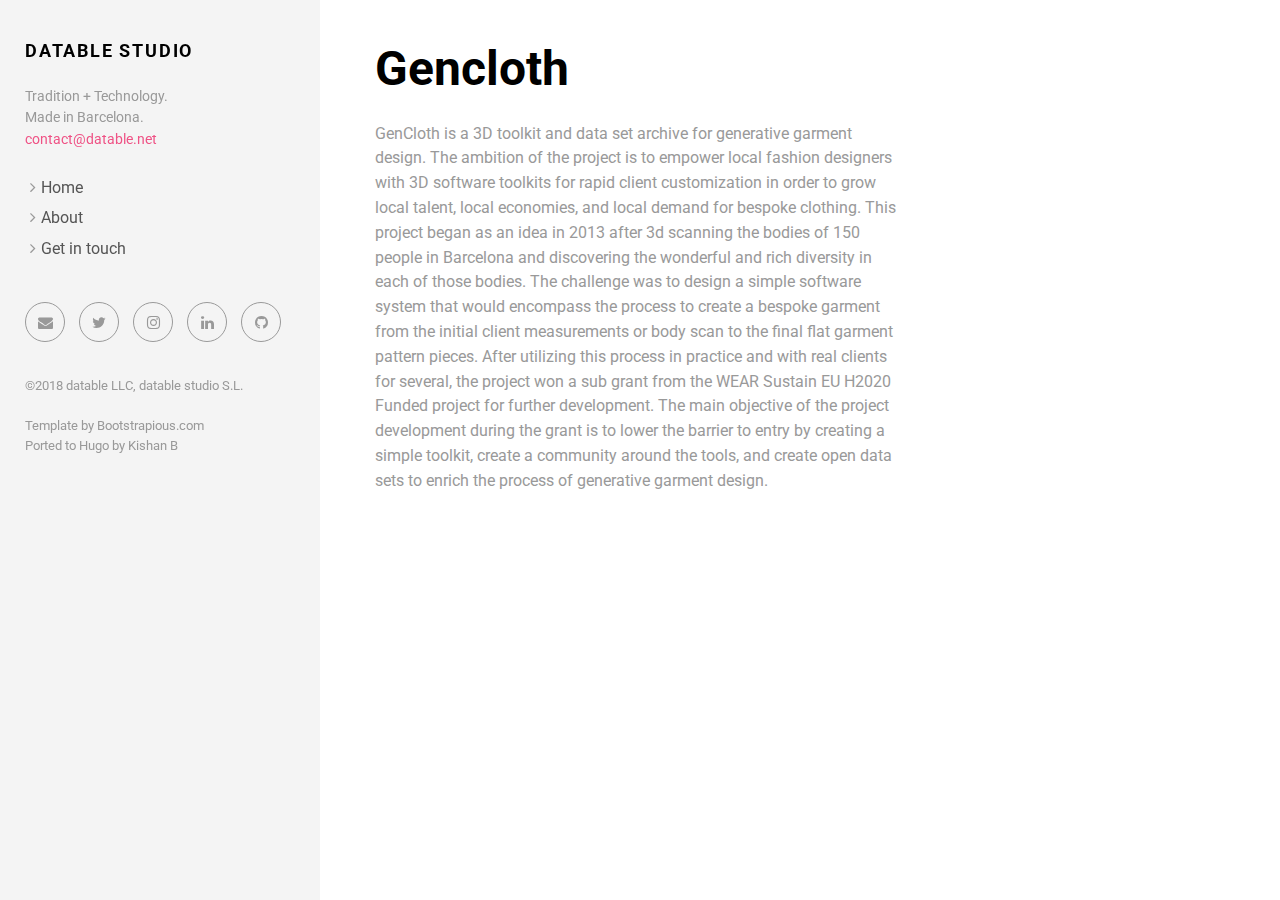
<file: portfolio/gencloth/index.html>
<!DOCTYPE html>
<html lang="en-us">
<head><meta charset="utf-8">
<meta http-equiv="X-UA-Compatible" content="IE=edge">
<title>Gencloth</title>
<meta name="description" content="Describe your website">
<meta name="viewport" content="width=device-width, initial-scale=1">
<meta name="robots" content="all,follow">
<meta name="googlebot" content="index,follow,snippet,archive">
<link rel="stylesheet" href="https://datablestudio.github.io/css/bootstrap.min.css">
<link rel="stylesheet" href="//fonts.googleapis.com/css?family=Roboto:400,300,700,400italic">
<link rel="stylesheet" href="https://datablestudio.github.io/css/font-awesome.min.css">
<link rel="stylesheet" href="https://datablestudio.github.io/css/owl.carousel.css">
<link rel="stylesheet" href="https://datablestudio.github.io/css/owl.theme.css">


  <link href="https://datablestudio.github.io/css/style.default.css" rel="stylesheet" id="theme-stylesheet">

 

  
    <!--[if lt IE 9]>
        <script src="https://oss.maxcdn.com/html5shiv/3.7.2/html5shiv.min.js"></script>
        <script src="https://oss.maxcdn.com/respond/1.4.2/respond.min.js"></script>
    <![endif]-->
  


<link href="https://datablestudio.github.io/css/custom.css" rel="stylesheet">
<link rel="shortcut icon" href="https://datablestudio.github.io/img/favicon.ico">


<script type="application/javascript">
var doNotTrack = false;
if (!doNotTrack) {
	window.ga=window.ga||function(){(ga.q=ga.q||[]).push(arguments)};ga.l=+new Date;
	ga('create', 'UA-35839414-2', 'auto');
	
	ga('send', 'pageview');
}
</script>
<script async src='https://www.google-analytics.com/analytics.js'></script>

</head>
<body>
  <div id="all">
      <div class="container-fluid">
          <div class="row row-offcanvas row-offcanvas-left">
              <div id="sidebar" class="col-xs-6 col-sm-4 col-md-3 sidebar-offcanvas">
  <div class="sidebar-content">
    <h1 class="sidebar-heading"><a href="https://datablestudio.github.io/">datable studio</a></h1>
    <p class="sidebar-p">
      Tradition + Technology.
<br/>
Made in Barcelona.
<br/>
<a href="mailto:contact@datable.net">contact@datable.net</a>

      </p>
    <ul class="sidebar-menu">
      
      
      
      <li><a href="https://datablestudio.github.io/">Home</a></li>
      

      
      
      <li><a href="https://datablestudio.github.io/about/">About</a></li>
      

      
      
      <li><a href="https://datablestudio.github.io/contact/">Get in touch</a></li>
      

      
    </ul>
    <p class="social">
  
  <a href="mailto:contact@datable.net" data-animate-hover="pulse" class="email">
    <i class="fa fa-envelope"></i>
  </a>
  
  
  
  
  <a href="https://twitter.com/data_able" data-animate-hover="pulse" class="external twitter">
    <i class="fa fa-twitter"></i>
  </a>
  
  
  <a href="https://www.instagram.com/data_able/" title="" class="external instagram">
    <i class="fa fa-instagram"></i>
  </a>
  
  
  <a href="https://www.linkedin.com/company/datable-llc/" data-animate-hover="pulse" class="external">
    <i class="fa fa-linkedin"></i>
  </a>
  
  
  
  <a href="https://github.com/datablestudio" data-animate-hover="pulse" class="external">
    <i class="fa fa-github"></i>
  </a>
  
  
</p>

    <div class="copyright">
      <p class="credit">
        
          &copy;2018 datable LLC, datable studio S.L.
        
        <br/>
        <br/>
        Template by <a href="https://bootstrapious.com/free-templates" class="external">Bootstrapious.com</a>

<br/>
Ported to Hugo by <a href="https://github.com/kishaningithub">Kishan B</a>

      </p>
    </div>
  </div>
</div>

              
<div class="col-xs-12 col-sm-8 col-md-9 content-column white-background">
  <div class="small-navbar visible-xs">
  <button type="button" data-toggle="offcanvas" class="btn btn-ghost pull-left"> <i class="fa fa-align-left"> </i></button>
  <h1 class="small-navbar-heading"><a href="https://datablestudio.github.io/">datable studio</a></h1>
</div>

  <div class="row">
    <div class="col-lg-8">
      <div class="content-column-content">
         <h1>Gencloth</h1>
         <p>GenCloth is a 3D toolkit and data set archive for generative garment design. The ambition of the project is to empower local fashion designers with 3D software toolkits for rapid client customization in order to grow local talent, local economies, and local demand for bespoke clothing. This project began as an idea in 2013 after 3d scanning the bodies of 150 people in Barcelona and discovering the wonderful and rich diversity in each of those bodies. The challenge was to design a simple software system that would encompass the process to create a bespoke garment from the initial client measurements or body scan to the final flat garment pattern pieces. After utilizing this process in practice and with real clients for several, the project won a sub grant from the WEAR Sustain EU H2020 Funded project for further development. The main objective of the project development during the grant is to lower the barrier to entry by creating a simple toolkit, create a community around the tools, and create open data sets to enrich the process of generative garment design.</p>

         
      </div>
    </div>
  </div>
</div>

          </div>
      </div>
  </div>
  <script src="https://datablestudio.github.io/js/jquery.min.js"></script>
<script src="https://datablestudio.github.io/js/bootstrap.min.js"></script>
<script src="https://datablestudio.github.io/js/jquery.cookie.js"> </script>
<script src="https://datablestudio.github.io/js/ekko-lightbox.js"></script>
<script src="https://datablestudio.github.io/js/jquery.scrollTo.min.js"></script>
<script src="https://datablestudio.github.io/js/masonry.pkgd.min.js"></script>
<script src="https://datablestudio.github.io/js/imagesloaded.pkgd.min.js"></script>
<script src="https://datablestudio.github.io/js/owl.carousel.min.js"></script>
<script src="https://datablestudio.github.io/js/front.js"></script>

</body>
</html>
</file>
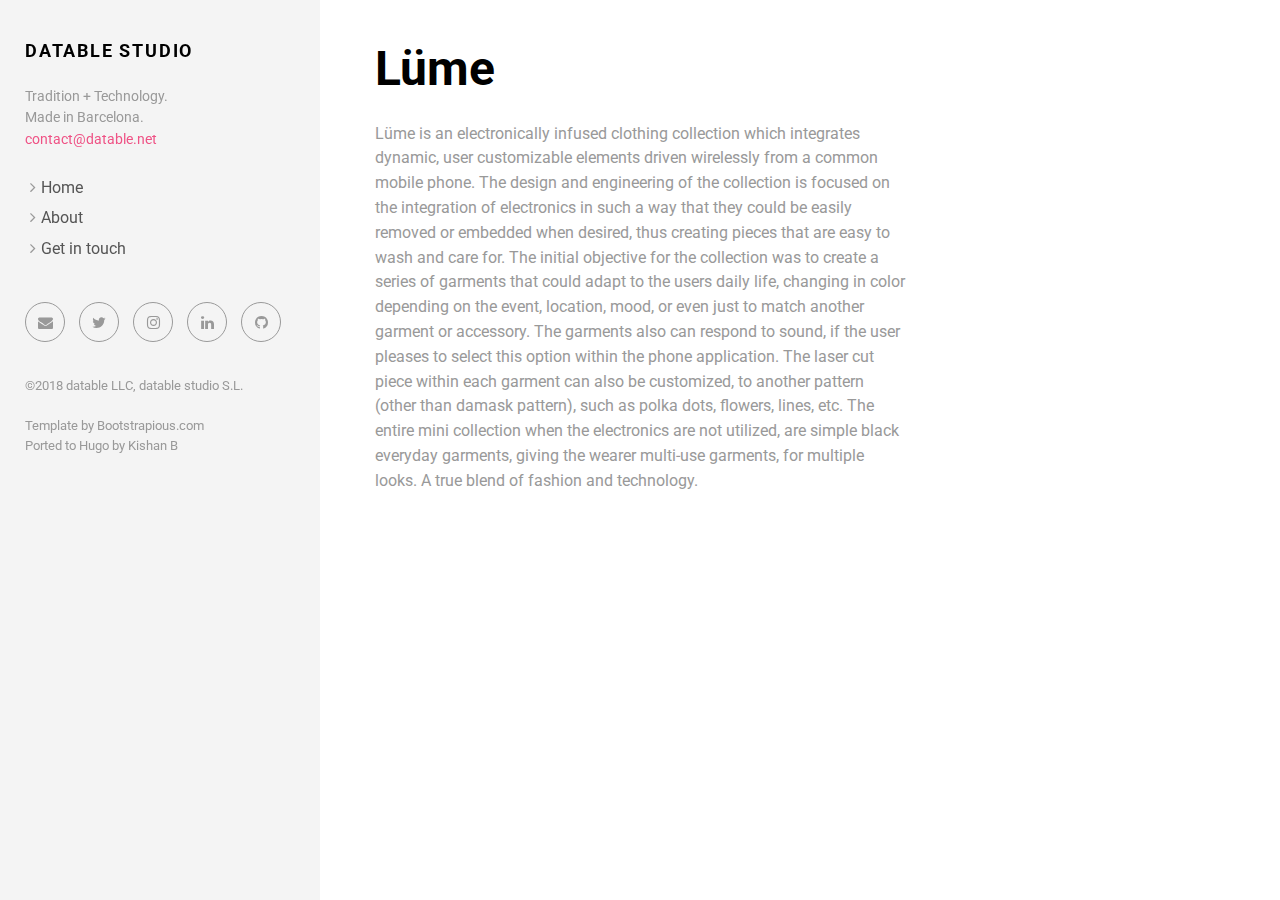
<file: portfolio/lume/index.html>
<!DOCTYPE html>
<html lang="en-us">
<head><meta charset="utf-8">
<meta http-equiv="X-UA-Compatible" content="IE=edge">
<title>Lüme</title>
<meta name="description" content="Describe your website">
<meta name="viewport" content="width=device-width, initial-scale=1">
<meta name="robots" content="all,follow">
<meta name="googlebot" content="index,follow,snippet,archive">
<link rel="stylesheet" href="https://datablestudio.github.io/css/bootstrap.min.css">
<link rel="stylesheet" href="//fonts.googleapis.com/css?family=Roboto:400,300,700,400italic">
<link rel="stylesheet" href="https://datablestudio.github.io/css/font-awesome.min.css">
<link rel="stylesheet" href="https://datablestudio.github.io/css/owl.carousel.css">
<link rel="stylesheet" href="https://datablestudio.github.io/css/owl.theme.css">


  <link href="https://datablestudio.github.io/css/style.default.css" rel="stylesheet" id="theme-stylesheet">

 

  
    <!--[if lt IE 9]>
        <script src="https://oss.maxcdn.com/html5shiv/3.7.2/html5shiv.min.js"></script>
        <script src="https://oss.maxcdn.com/respond/1.4.2/respond.min.js"></script>
    <![endif]-->
  


<link href="https://datablestudio.github.io/css/custom.css" rel="stylesheet">
<link rel="shortcut icon" href="https://datablestudio.github.io/img/favicon.ico">


<script type="application/javascript">
var doNotTrack = false;
if (!doNotTrack) {
	window.ga=window.ga||function(){(ga.q=ga.q||[]).push(arguments)};ga.l=+new Date;
	ga('create', 'UA-35839414-2', 'auto');
	
	ga('send', 'pageview');
}
</script>
<script async src='https://www.google-analytics.com/analytics.js'></script>

</head>
<body>
  <div id="all">
      <div class="container-fluid">
          <div class="row row-offcanvas row-offcanvas-left">
              <div id="sidebar" class="col-xs-6 col-sm-4 col-md-3 sidebar-offcanvas">
  <div class="sidebar-content">
    <h1 class="sidebar-heading"><a href="https://datablestudio.github.io/">datable studio</a></h1>
    <p class="sidebar-p">
      Tradition + Technology.
<br/>
Made in Barcelona.
<br/>
<a href="mailto:contact@datable.net">contact@datable.net</a>

      </p>
    <ul class="sidebar-menu">
      
      
      
      <li><a href="https://datablestudio.github.io/">Home</a></li>
      

      
      
      <li><a href="https://datablestudio.github.io/about/">About</a></li>
      

      
      
      <li><a href="https://datablestudio.github.io/contact/">Get in touch</a></li>
      

      
    </ul>
    <p class="social">
  
  <a href="mailto:contact@datable.net" data-animate-hover="pulse" class="email">
    <i class="fa fa-envelope"></i>
  </a>
  
  
  
  
  <a href="https://twitter.com/data_able" data-animate-hover="pulse" class="external twitter">
    <i class="fa fa-twitter"></i>
  </a>
  
  
  <a href="https://www.instagram.com/data_able/" title="" class="external instagram">
    <i class="fa fa-instagram"></i>
  </a>
  
  
  <a href="https://www.linkedin.com/company/datable-llc/" data-animate-hover="pulse" class="external">
    <i class="fa fa-linkedin"></i>
  </a>
  
  
  
  <a href="https://github.com/datablestudio" data-animate-hover="pulse" class="external">
    <i class="fa fa-github"></i>
  </a>
  
  
</p>

    <div class="copyright">
      <p class="credit">
        
          &copy;2018 datable LLC, datable studio S.L.
        
        <br/>
        <br/>
        Template by <a href="https://bootstrapious.com/free-templates" class="external">Bootstrapious.com</a>

<br/>
Ported to Hugo by <a href="https://github.com/kishaningithub">Kishan B</a>

      </p>
    </div>
  </div>
</div>

              
<div class="col-xs-12 col-sm-8 col-md-9 content-column white-background">
  <div class="small-navbar visible-xs">
  <button type="button" data-toggle="offcanvas" class="btn btn-ghost pull-left"> <i class="fa fa-align-left"> </i></button>
  <h1 class="small-navbar-heading"><a href="https://datablestudio.github.io/">datable studio</a></h1>
</div>

  <div class="row">
    <div class="col-lg-8">
      <div class="content-column-content">
         <h1>Lüme</h1>
         <p>Lüme is an electronically infused clothing collection which integrates dynamic, user customizable elements driven wirelessly from a common mobile phone.  The design and engineering of the collection is focused on the integration of electronics in such a way that they could be easily removed or embedded when desired, thus creating pieces that are easy to wash and care for.  The initial objective for the collection was to create a series of garments that could adapt to the users daily life, changing in color depending on the event, location, mood, or even just to match another garment or accessory. The garments also can respond to sound, if the user pleases to select this option within the phone application.  The laser cut piece within each garment can also be customized, to another pattern (other than damask pattern), such as polka dots, flowers, lines, etc.  The entire mini collection when the electronics are not utilized, are simple black everyday garments, giving the wearer multi-use garments, for multiple looks.  A true blend of fashion and technology.</p>

         
      </div>
    </div>
  </div>
</div>

          </div>
      </div>
  </div>
  <script src="https://datablestudio.github.io/js/jquery.min.js"></script>
<script src="https://datablestudio.github.io/js/bootstrap.min.js"></script>
<script src="https://datablestudio.github.io/js/jquery.cookie.js"> </script>
<script src="https://datablestudio.github.io/js/ekko-lightbox.js"></script>
<script src="https://datablestudio.github.io/js/jquery.scrollTo.min.js"></script>
<script src="https://datablestudio.github.io/js/masonry.pkgd.min.js"></script>
<script src="https://datablestudio.github.io/js/imagesloaded.pkgd.min.js"></script>
<script src="https://datablestudio.github.io/js/owl.carousel.min.js"></script>
<script src="https://datablestudio.github.io/js/front.js"></script>

</body>
</html>
</file>
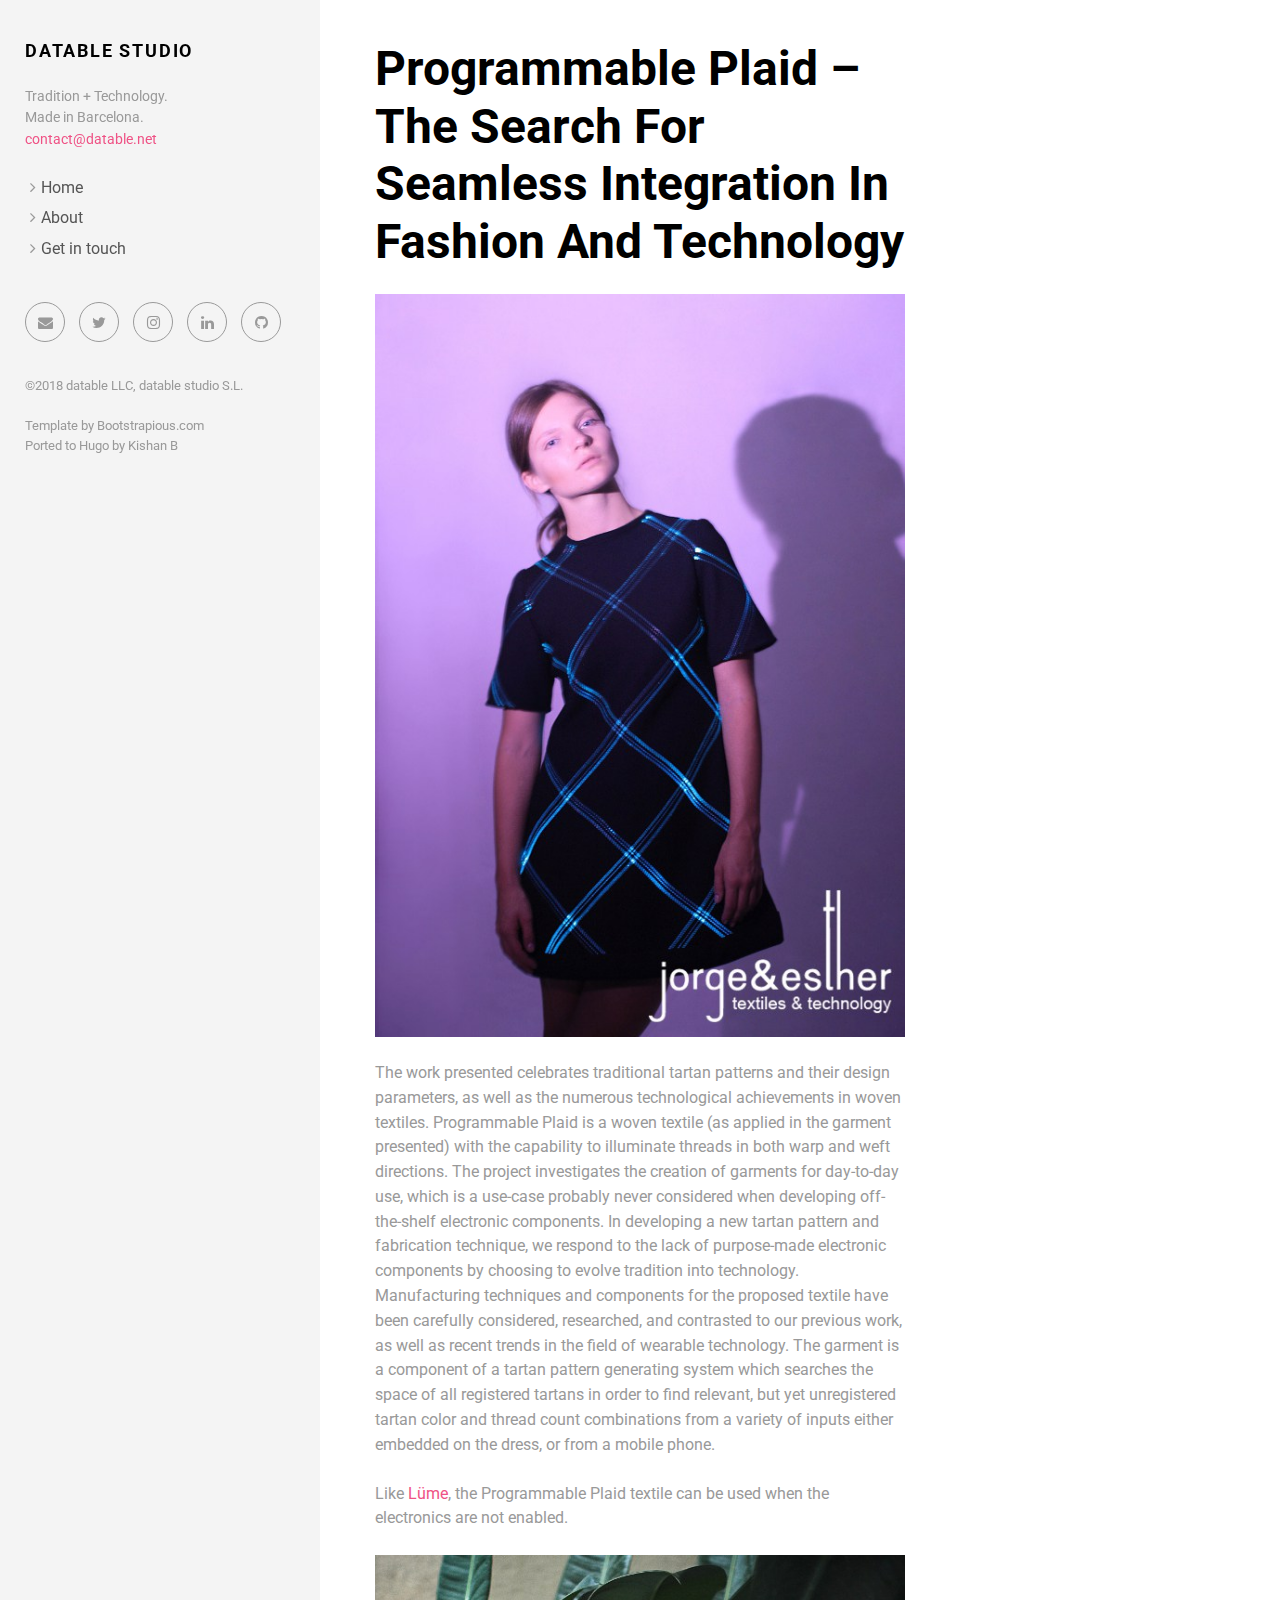
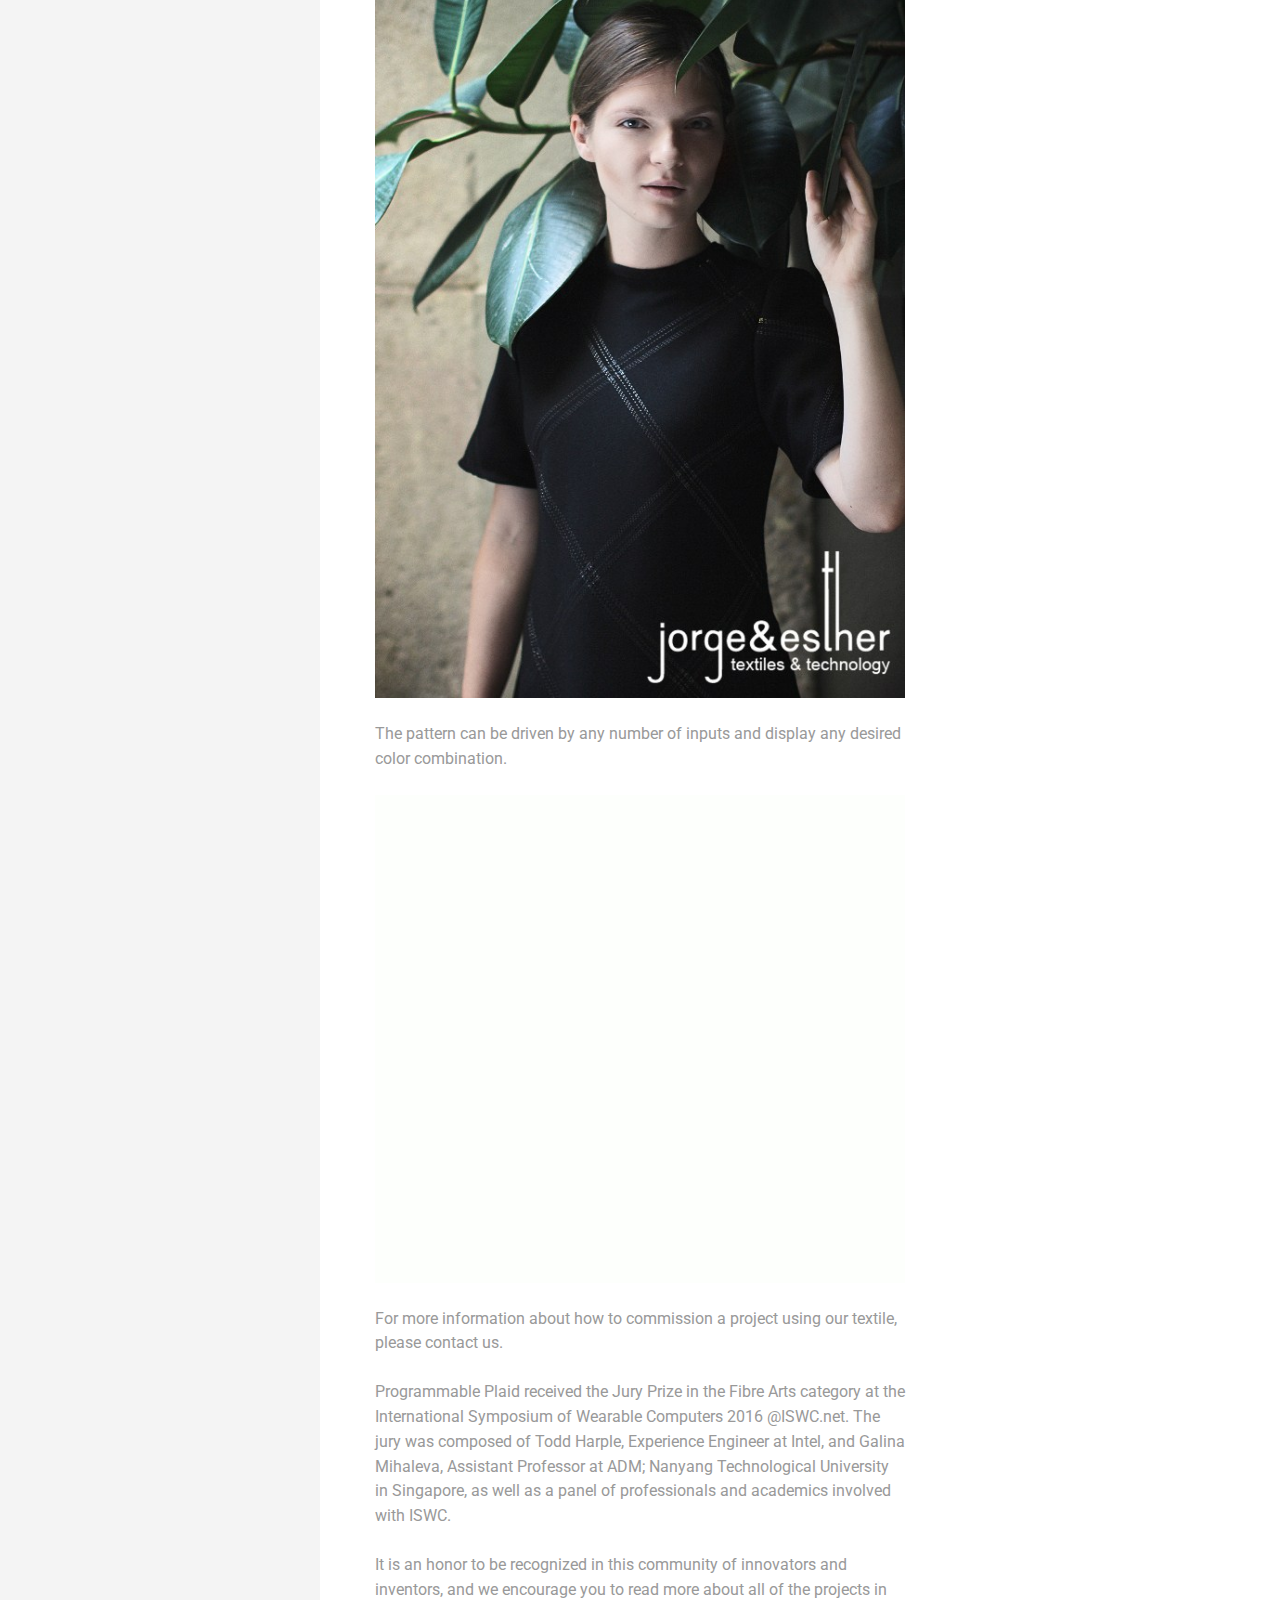
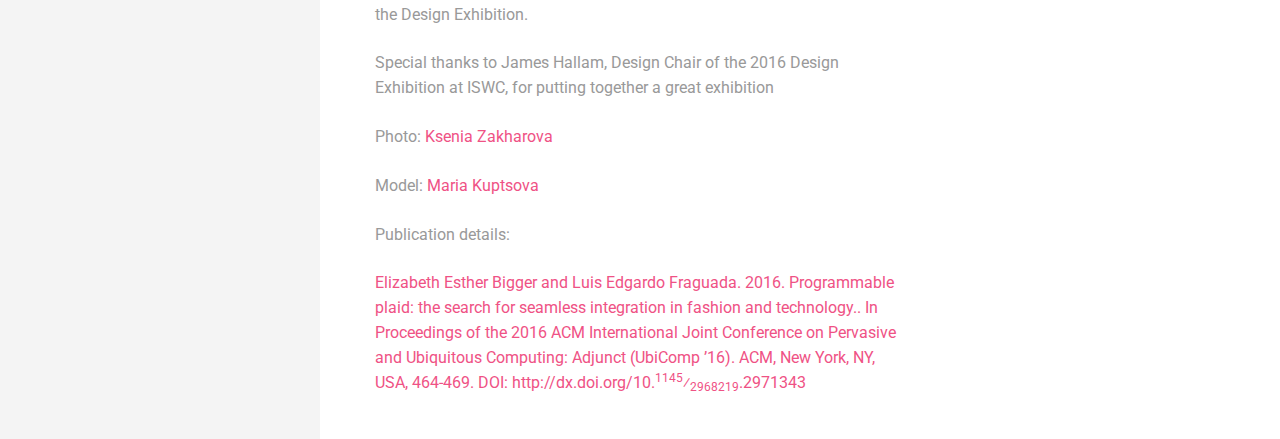
<file: portfolio/programmable-plaid/index.html>
<!DOCTYPE html>
<html lang="en-us">
<head><meta charset="utf-8">
<meta http-equiv="X-UA-Compatible" content="IE=edge">
<title>Programmable Plaid – The Search For Seamless Integration In Fashion And Technology</title>
<meta name="description" content="Describe your website">
<meta name="viewport" content="width=device-width, initial-scale=1">
<meta name="robots" content="all,follow">
<meta name="googlebot" content="index,follow,snippet,archive">
<link rel="stylesheet" href="https://datablestudio.github.io/css/bootstrap.min.css">
<link rel="stylesheet" href="//fonts.googleapis.com/css?family=Roboto:400,300,700,400italic">
<link rel="stylesheet" href="https://datablestudio.github.io/css/font-awesome.min.css">
<link rel="stylesheet" href="https://datablestudio.github.io/css/owl.carousel.css">
<link rel="stylesheet" href="https://datablestudio.github.io/css/owl.theme.css">


  <link href="https://datablestudio.github.io/css/style.default.css" rel="stylesheet" id="theme-stylesheet">

 

  
    <!--[if lt IE 9]>
        <script src="https://oss.maxcdn.com/html5shiv/3.7.2/html5shiv.min.js"></script>
        <script src="https://oss.maxcdn.com/respond/1.4.2/respond.min.js"></script>
    <![endif]-->
  


<link href="https://datablestudio.github.io/css/custom.css" rel="stylesheet">
<link rel="shortcut icon" href="https://datablestudio.github.io/img/favicon.ico">


<script type="application/javascript">
var doNotTrack = false;
if (!doNotTrack) {
	window.ga=window.ga||function(){(ga.q=ga.q||[]).push(arguments)};ga.l=+new Date;
	ga('create', 'UA-35839414-2', 'auto');
	
	ga('send', 'pageview');
}
</script>
<script async src='https://www.google-analytics.com/analytics.js'></script>

</head>
<body>
  <div id="all">
      <div class="container-fluid">
          <div class="row row-offcanvas row-offcanvas-left">
              <div id="sidebar" class="col-xs-6 col-sm-4 col-md-3 sidebar-offcanvas">
  <div class="sidebar-content">
    <h1 class="sidebar-heading"><a href="https://datablestudio.github.io/">datable studio</a></h1>
    <p class="sidebar-p">
      Tradition + Technology.
<br/>
Made in Barcelona.
<br/>
<a href="mailto:contact@datable.net">contact@datable.net</a>

      </p>
    <ul class="sidebar-menu">
      
      
      
      <li><a href="https://datablestudio.github.io/">Home</a></li>
      

      
      
      <li><a href="https://datablestudio.github.io/about/">About</a></li>
      

      
      
      <li><a href="https://datablestudio.github.io/contact/">Get in touch</a></li>
      

      
    </ul>
    <p class="social">
  
  <a href="mailto:contact@datable.net" data-animate-hover="pulse" class="email">
    <i class="fa fa-envelope"></i>
  </a>
  
  
  
  
  <a href="https://twitter.com/data_able" data-animate-hover="pulse" class="external twitter">
    <i class="fa fa-twitter"></i>
  </a>
  
  
  <a href="https://www.instagram.com/data_able/" title="" class="external instagram">
    <i class="fa fa-instagram"></i>
  </a>
  
  
  <a href="https://www.linkedin.com/company/datable-llc/" data-animate-hover="pulse" class="external">
    <i class="fa fa-linkedin"></i>
  </a>
  
  
  
  <a href="https://github.com/datablestudio" data-animate-hover="pulse" class="external">
    <i class="fa fa-github"></i>
  </a>
  
  
</p>

    <div class="copyright">
      <p class="credit">
        
          &copy;2018 datable LLC, datable studio S.L.
        
        <br/>
        <br/>
        Template by <a href="https://bootstrapious.com/free-templates" class="external">Bootstrapious.com</a>

<br/>
Ported to Hugo by <a href="https://github.com/kishaningithub">Kishan B</a>

      </p>
    </div>
  </div>
</div>

              
<div class="col-xs-12 col-sm-8 col-md-9 content-column white-background">
  <div class="small-navbar visible-xs">
  <button type="button" data-toggle="offcanvas" class="btn btn-ghost pull-left"> <i class="fa fa-align-left"> </i></button>
  <h1 class="small-navbar-heading"><a href="https://datablestudio.github.io/">datable studio</a></h1>
</div>

  <div class="row">
    <div class="col-lg-8">
      <div class="content-column-content">
         <h1>Programmable Plaid – The Search For Seamless Integration In Fashion And Technology</h1>
         <p><img src="/img/posts/programmable-plaid/pp_in_logo_sm.jpeg" alt="Programmable Plaid" /></p>

<p>The work presented celebrates traditional tartan patterns and their design parameters, as well as the numerous technological achievements in woven textiles.  Programmable Plaid is a woven textile (as applied in the garment presented) with the capability to illuminate threads in both warp and weft directions. The project investigates the creation of garments for day-to-day use, which is a use-case probably never considered when developing off-the-shelf electronic components. In developing a new tartan pattern and fabrication technique, we respond to the lack of purpose-made electronic components by choosing to evolve tradition into technology. Manufacturing techniques and components for the proposed textile have been carefully considered, researched, and contrasted to our previous work, as well as recent trends in the field of wearable technology. The garment is a component of a tartan pattern generating system which searches the space of all registered tartans in order to find relevant, but yet unregistered tartan color and thread count combinations from a variety of inputs either embedded on the dress, or from a mobile phone.</p>

<p>Like <a href="https://datablestudio.github.io/portfolio/lume/">Lüme</a>, the Programmable Plaid textile can be used when the electronics are not enabled.</p>

<p><img src="/img/posts/programmable-plaid/pp_ex_plant_sm.jpg" alt="Programmable Plaid" /></p>

<p>The pattern can be driven by any number of inputs and display any desired color combination.</p>

<p><img src="/img/posts/programmable-plaid/PP_small.gif" alt="Programmable Plaid" /></p>

<p>For more information about how to commission a project using our textile, please contact us.</p>

<p>Programmable Plaid received the Jury Prize in the Fibre Arts category at the International Symposium of Wearable Computers 2016 @ISWC.net. The jury was composed of Todd Harple, Experience Engineer at Intel, and Galina Mihaleva, Assistant Professor at ADM; Nanyang Technological University in Singapore, as well as a panel of professionals and academics involved with ISWC.</p>

<p>It is an honor to be recognized in this community of innovators and inventors, and we encourage you to read more about all of the projects in the Design Exhibition.</p>

<p>Special thanks to James Hallam, Design Chair of the 2016 Design Exhibition at ISWC, for putting together a great exhibition</p>

<p>Photo: <a href="https://www.facebook.com/ksenia.zakharova.3">Ksenia Zakharova</a></p>

<p>Model: <a href="https://www.facebook.com/maria.kuptsova.54">Maria Kuptsova</a></p>

<p>Publication details:</p>

<p><a href="http://dl.acm.org/citation.cfm?id=2971343&amp;CFID=838467581&amp;CFTOKEN=62172981">Elizabeth Esther Bigger and Luis Edgardo Fraguada. 2016. Programmable plaid: the search for seamless integration in fashion and technology.. In Proceedings of the 2016 ACM International Joint Conference on Pervasive and Ubiquitous Computing: Adjunct (UbiComp ’16). ACM, New York, NY, USA, 464-469. DOI: http://dx.doi.org/10.<sup>1145</sup>&frasl;<sub>2968219</sub>.2971343</a></p>

         
      </div>
    </div>
  </div>
</div>

          </div>
      </div>
  </div>
  <script src="https://datablestudio.github.io/js/jquery.min.js"></script>
<script src="https://datablestudio.github.io/js/bootstrap.min.js"></script>
<script src="https://datablestudio.github.io/js/jquery.cookie.js"> </script>
<script src="https://datablestudio.github.io/js/ekko-lightbox.js"></script>
<script src="https://datablestudio.github.io/js/jquery.scrollTo.min.js"></script>
<script src="https://datablestudio.github.io/js/masonry.pkgd.min.js"></script>
<script src="https://datablestudio.github.io/js/imagesloaded.pkgd.min.js"></script>
<script src="https://datablestudio.github.io/js/owl.carousel.min.js"></script>
<script src="https://datablestudio.github.io/js/front.js"></script>

</body>
</html>
</file>
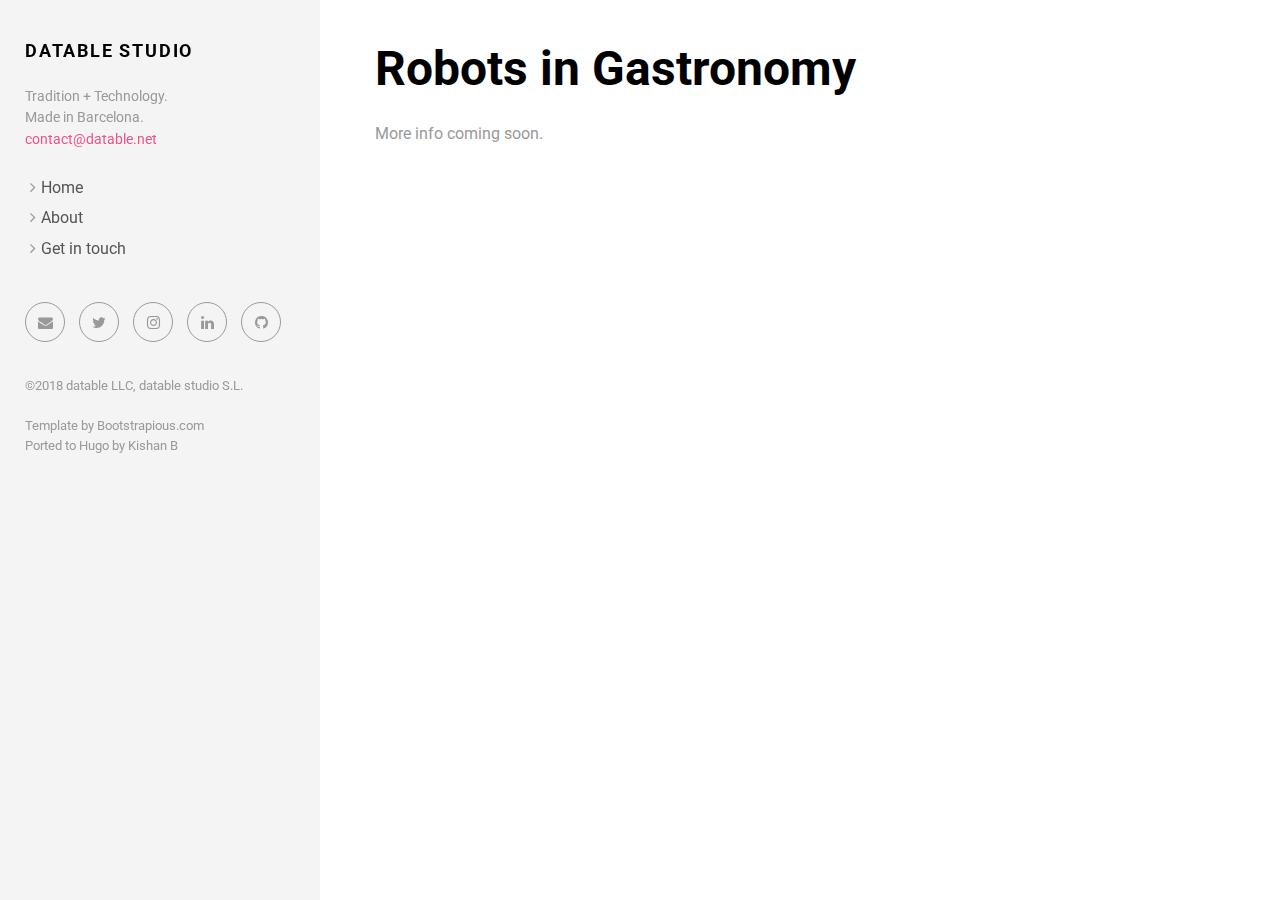
<file: portfolio/robots-in-gastronomy/index.html>
<!DOCTYPE html>
<html lang="en-us">
<head><meta charset="utf-8">
<meta http-equiv="X-UA-Compatible" content="IE=edge">
<title>Robots in Gastronomy</title>
<meta name="description" content="Describe your website">
<meta name="viewport" content="width=device-width, initial-scale=1">
<meta name="robots" content="all,follow">
<meta name="googlebot" content="index,follow,snippet,archive">
<link rel="stylesheet" href="https://datablestudio.github.io/css/bootstrap.min.css">
<link rel="stylesheet" href="//fonts.googleapis.com/css?family=Roboto:400,300,700,400italic">
<link rel="stylesheet" href="https://datablestudio.github.io/css/font-awesome.min.css">
<link rel="stylesheet" href="https://datablestudio.github.io/css/owl.carousel.css">
<link rel="stylesheet" href="https://datablestudio.github.io/css/owl.theme.css">


  <link href="https://datablestudio.github.io/css/style.default.css" rel="stylesheet" id="theme-stylesheet">

 

  
    <!--[if lt IE 9]>
        <script src="https://oss.maxcdn.com/html5shiv/3.7.2/html5shiv.min.js"></script>
        <script src="https://oss.maxcdn.com/respond/1.4.2/respond.min.js"></script>
    <![endif]-->
  


<link href="https://datablestudio.github.io/css/custom.css" rel="stylesheet">
<link rel="shortcut icon" href="https://datablestudio.github.io/img/favicon.ico">


<script type="application/javascript">
var doNotTrack = false;
if (!doNotTrack) {
	window.ga=window.ga||function(){(ga.q=ga.q||[]).push(arguments)};ga.l=+new Date;
	ga('create', 'UA-35839414-2', 'auto');
	
	ga('send', 'pageview');
}
</script>
<script async src='https://www.google-analytics.com/analytics.js'></script>

</head>
<body>
  <div id="all">
      <div class="container-fluid">
          <div class="row row-offcanvas row-offcanvas-left">
              <div id="sidebar" class="col-xs-6 col-sm-4 col-md-3 sidebar-offcanvas">
  <div class="sidebar-content">
    <h1 class="sidebar-heading"><a href="https://datablestudio.github.io/">datable studio</a></h1>
    <p class="sidebar-p">
      Tradition + Technology.
<br/>
Made in Barcelona.
<br/>
<a href="mailto:contact@datable.net">contact@datable.net</a>

      </p>
    <ul class="sidebar-menu">
      
      
      
      <li><a href="https://datablestudio.github.io/">Home</a></li>
      

      
      
      <li><a href="https://datablestudio.github.io/about/">About</a></li>
      

      
      
      <li><a href="https://datablestudio.github.io/contact/">Get in touch</a></li>
      

      
    </ul>
    <p class="social">
  
  <a href="mailto:contact@datable.net" data-animate-hover="pulse" class="email">
    <i class="fa fa-envelope"></i>
  </a>
  
  
  
  
  <a href="https://twitter.com/data_able" data-animate-hover="pulse" class="external twitter">
    <i class="fa fa-twitter"></i>
  </a>
  
  
  <a href="https://www.instagram.com/data_able/" title="" class="external instagram">
    <i class="fa fa-instagram"></i>
  </a>
  
  
  <a href="https://www.linkedin.com/company/datable-llc/" data-animate-hover="pulse" class="external">
    <i class="fa fa-linkedin"></i>
  </a>
  
  
  
  <a href="https://github.com/datablestudio" data-animate-hover="pulse" class="external">
    <i class="fa fa-github"></i>
  </a>
  
  
</p>

    <div class="copyright">
      <p class="credit">
        
          &copy;2018 datable LLC, datable studio S.L.
        
        <br/>
        <br/>
        Template by <a href="https://bootstrapious.com/free-templates" class="external">Bootstrapious.com</a>

<br/>
Ported to Hugo by <a href="https://github.com/kishaningithub">Kishan B</a>

      </p>
    </div>
  </div>
</div>

              
<div class="col-xs-12 col-sm-8 col-md-9 content-column white-background">
  <div class="small-navbar visible-xs">
  <button type="button" data-toggle="offcanvas" class="btn btn-ghost pull-left"> <i class="fa fa-align-left"> </i></button>
  <h1 class="small-navbar-heading"><a href="https://datablestudio.github.io/">datable studio</a></h1>
</div>

  <div class="row">
    <div class="col-lg-8">
      <div class="content-column-content">
         <h1>Robots in Gastronomy</h1>
         <p>More info coming soon.</p>

         
      </div>
    </div>
  </div>
</div>

          </div>
      </div>
  </div>
  <script src="https://datablestudio.github.io/js/jquery.min.js"></script>
<script src="https://datablestudio.github.io/js/bootstrap.min.js"></script>
<script src="https://datablestudio.github.io/js/jquery.cookie.js"> </script>
<script src="https://datablestudio.github.io/js/ekko-lightbox.js"></script>
<script src="https://datablestudio.github.io/js/jquery.scrollTo.min.js"></script>
<script src="https://datablestudio.github.io/js/masonry.pkgd.min.js"></script>
<script src="https://datablestudio.github.io/js/imagesloaded.pkgd.min.js"></script>
<script src="https://datablestudio.github.io/js/owl.carousel.min.js"></script>
<script src="https://datablestudio.github.io/js/front.js"></script>

</body>
</html>
</file>
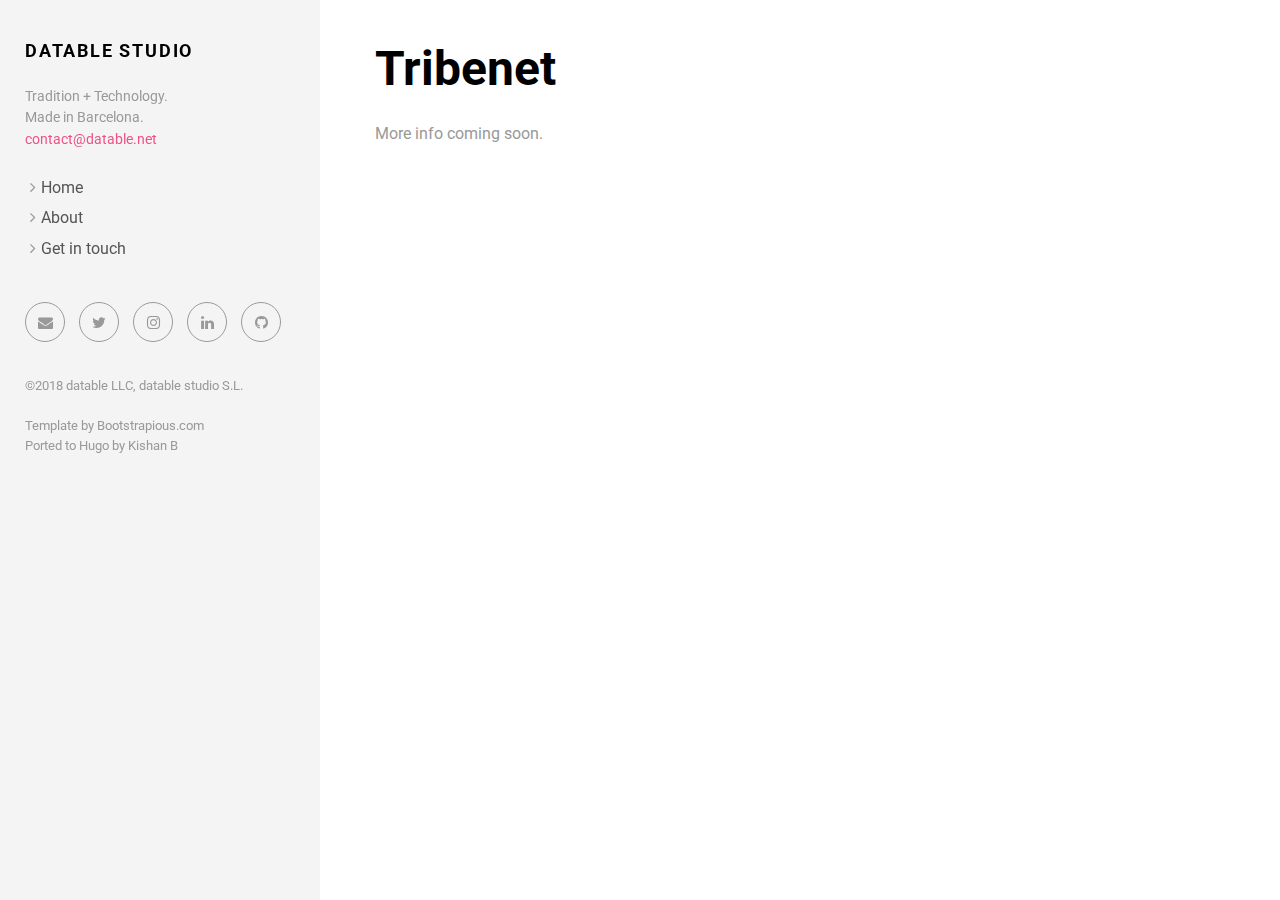
<file: portfolio/tribenet/index.html>
<!DOCTYPE html>
<html lang="en-us">
<head><meta charset="utf-8">
<meta http-equiv="X-UA-Compatible" content="IE=edge">
<title>Tribenet</title>
<meta name="description" content="Describe your website">
<meta name="viewport" content="width=device-width, initial-scale=1">
<meta name="robots" content="all,follow">
<meta name="googlebot" content="index,follow,snippet,archive">
<link rel="stylesheet" href="https://datablestudio.github.io/css/bootstrap.min.css">
<link rel="stylesheet" href="//fonts.googleapis.com/css?family=Roboto:400,300,700,400italic">
<link rel="stylesheet" href="https://datablestudio.github.io/css/font-awesome.min.css">
<link rel="stylesheet" href="https://datablestudio.github.io/css/owl.carousel.css">
<link rel="stylesheet" href="https://datablestudio.github.io/css/owl.theme.css">


  <link href="https://datablestudio.github.io/css/style.default.css" rel="stylesheet" id="theme-stylesheet">

 

  
    <!--[if lt IE 9]>
        <script src="https://oss.maxcdn.com/html5shiv/3.7.2/html5shiv.min.js"></script>
        <script src="https://oss.maxcdn.com/respond/1.4.2/respond.min.js"></script>
    <![endif]-->
  


<link href="https://datablestudio.github.io/css/custom.css" rel="stylesheet">
<link rel="shortcut icon" href="https://datablestudio.github.io/img/favicon.ico">


<script type="application/javascript">
var doNotTrack = false;
if (!doNotTrack) {
	window.ga=window.ga||function(){(ga.q=ga.q||[]).push(arguments)};ga.l=+new Date;
	ga('create', 'UA-35839414-2', 'auto');
	
	ga('send', 'pageview');
}
</script>
<script async src='https://www.google-analytics.com/analytics.js'></script>

</head>
<body>
  <div id="all">
      <div class="container-fluid">
          <div class="row row-offcanvas row-offcanvas-left">
              <div id="sidebar" class="col-xs-6 col-sm-4 col-md-3 sidebar-offcanvas">
  <div class="sidebar-content">
    <h1 class="sidebar-heading"><a href="https://datablestudio.github.io/">datable studio</a></h1>
    <p class="sidebar-p">
      Tradition + Technology.
<br/>
Made in Barcelona.
<br/>
<a href="mailto:contact@datable.net">contact@datable.net</a>

      </p>
    <ul class="sidebar-menu">
      
      
      
      <li><a href="https://datablestudio.github.io/">Home</a></li>
      

      
      
      <li><a href="https://datablestudio.github.io/about/">About</a></li>
      

      
      
      <li><a href="https://datablestudio.github.io/contact/">Get in touch</a></li>
      

      
    </ul>
    <p class="social">
  
  <a href="mailto:contact@datable.net" data-animate-hover="pulse" class="email">
    <i class="fa fa-envelope"></i>
  </a>
  
  
  
  
  <a href="https://twitter.com/data_able" data-animate-hover="pulse" class="external twitter">
    <i class="fa fa-twitter"></i>
  </a>
  
  
  <a href="https://www.instagram.com/data_able/" title="" class="external instagram">
    <i class="fa fa-instagram"></i>
  </a>
  
  
  <a href="https://www.linkedin.com/company/datable-llc/" data-animate-hover="pulse" class="external">
    <i class="fa fa-linkedin"></i>
  </a>
  
  
  
  <a href="https://github.com/datablestudio" data-animate-hover="pulse" class="external">
    <i class="fa fa-github"></i>
  </a>
  
  
</p>

    <div class="copyright">
      <p class="credit">
        
          &copy;2018 datable LLC, datable studio S.L.
        
        <br/>
        <br/>
        Template by <a href="https://bootstrapious.com/free-templates" class="external">Bootstrapious.com</a>

<br/>
Ported to Hugo by <a href="https://github.com/kishaningithub">Kishan B</a>

      </p>
    </div>
  </div>
</div>

              
<div class="col-xs-12 col-sm-8 col-md-9 content-column white-background">
  <div class="small-navbar visible-xs">
  <button type="button" data-toggle="offcanvas" class="btn btn-ghost pull-left"> <i class="fa fa-align-left"> </i></button>
  <h1 class="small-navbar-heading"><a href="https://datablestudio.github.io/">datable studio</a></h1>
</div>

  <div class="row">
    <div class="col-lg-8">
      <div class="content-column-content">
         <h1>Tribenet</h1>
         <p>More info coming soon.</p>

         
      </div>
    </div>
  </div>
</div>

          </div>
      </div>
  </div>
  <script src="https://datablestudio.github.io/js/jquery.min.js"></script>
<script src="https://datablestudio.github.io/js/bootstrap.min.js"></script>
<script src="https://datablestudio.github.io/js/jquery.cookie.js"> </script>
<script src="https://datablestudio.github.io/js/ekko-lightbox.js"></script>
<script src="https://datablestudio.github.io/js/jquery.scrollTo.min.js"></script>
<script src="https://datablestudio.github.io/js/masonry.pkgd.min.js"></script>
<script src="https://datablestudio.github.io/js/imagesloaded.pkgd.min.js"></script>
<script src="https://datablestudio.github.io/js/owl.carousel.min.js"></script>
<script src="https://datablestudio.github.io/js/front.js"></script>

</body>
</html>
</file>
